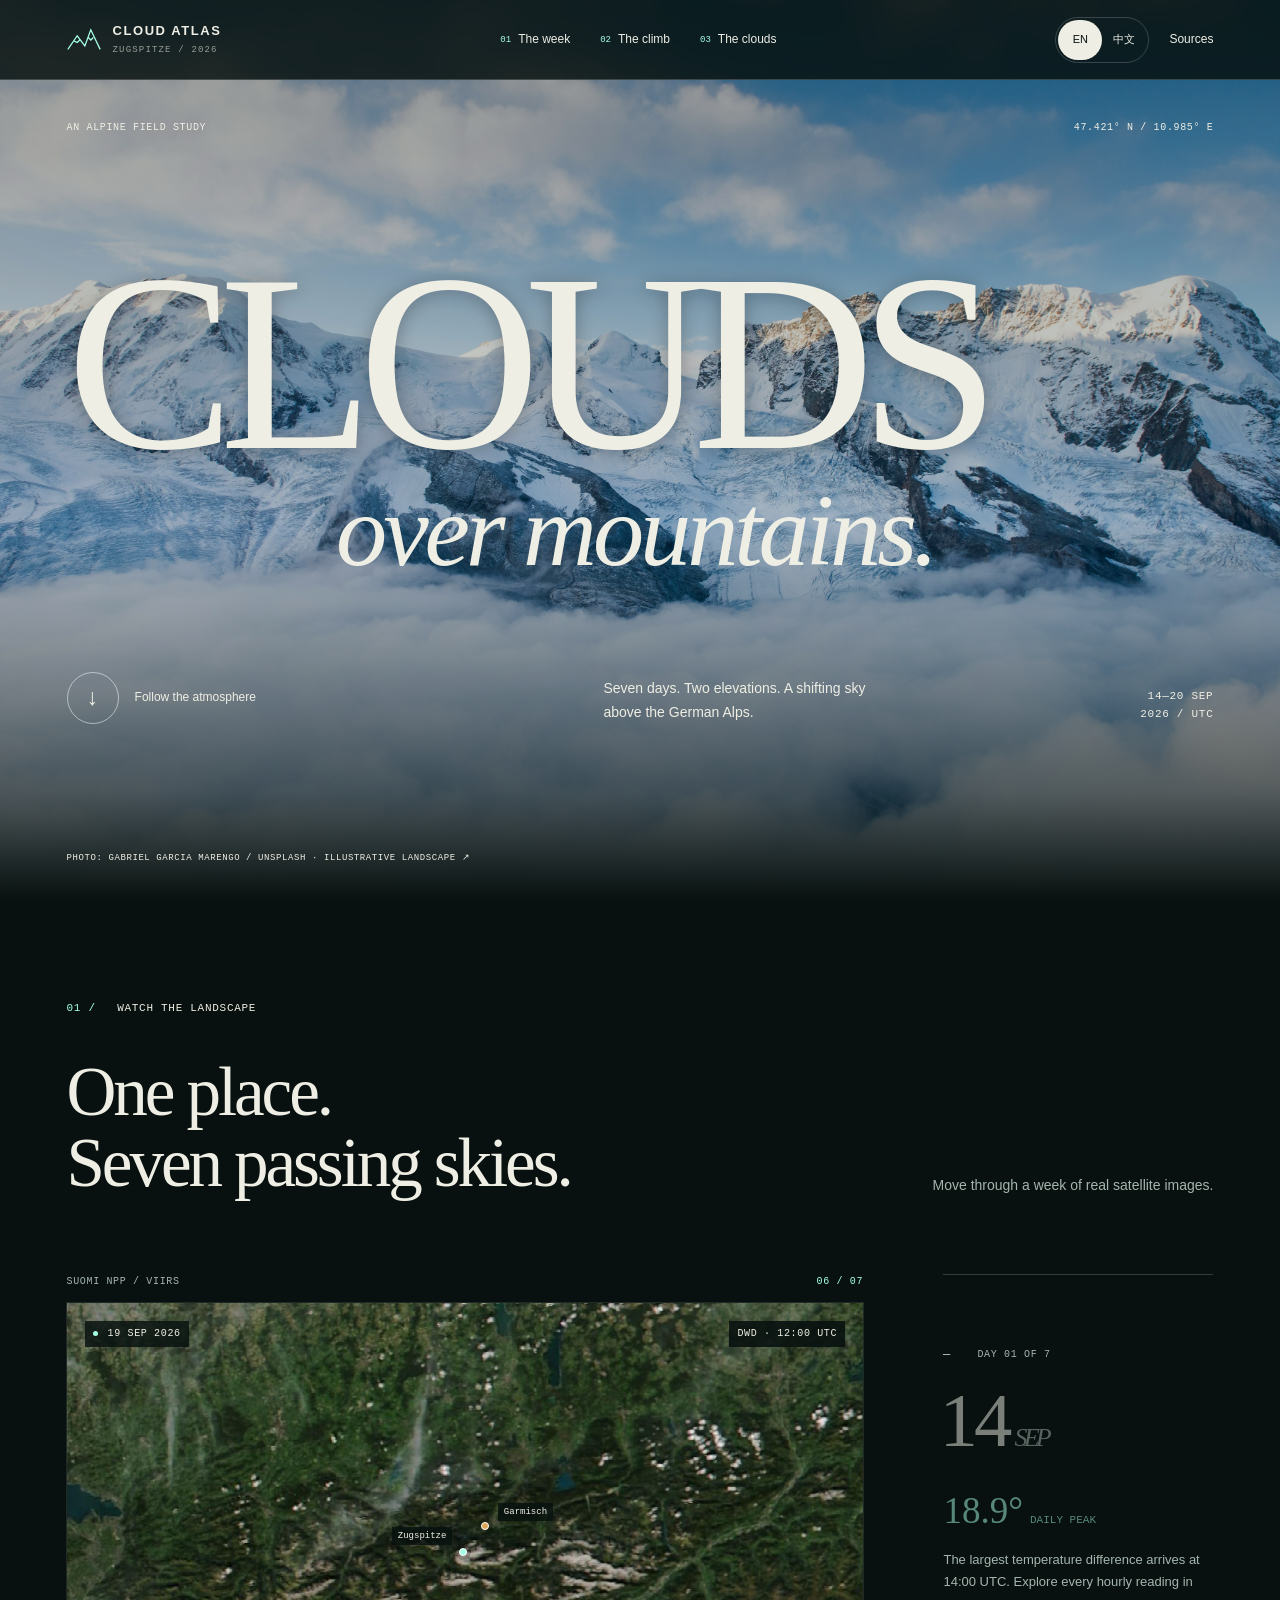
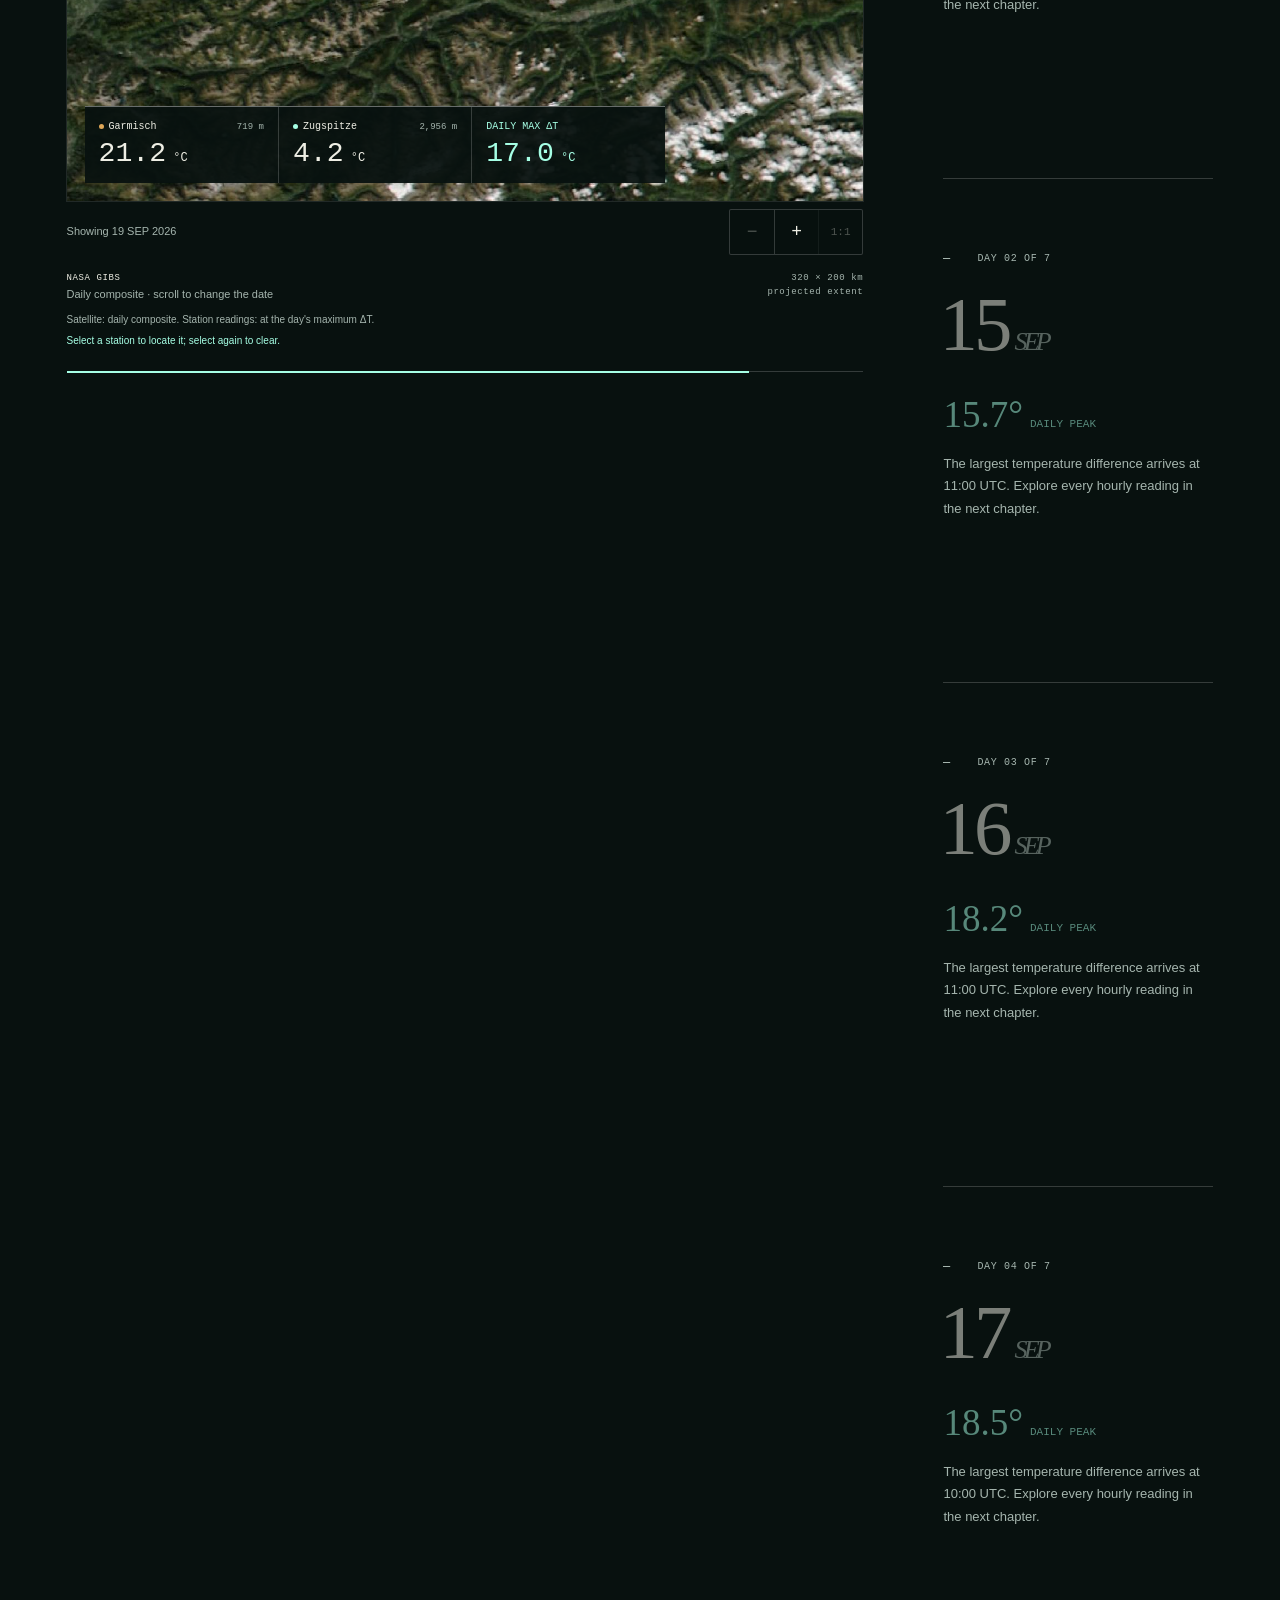
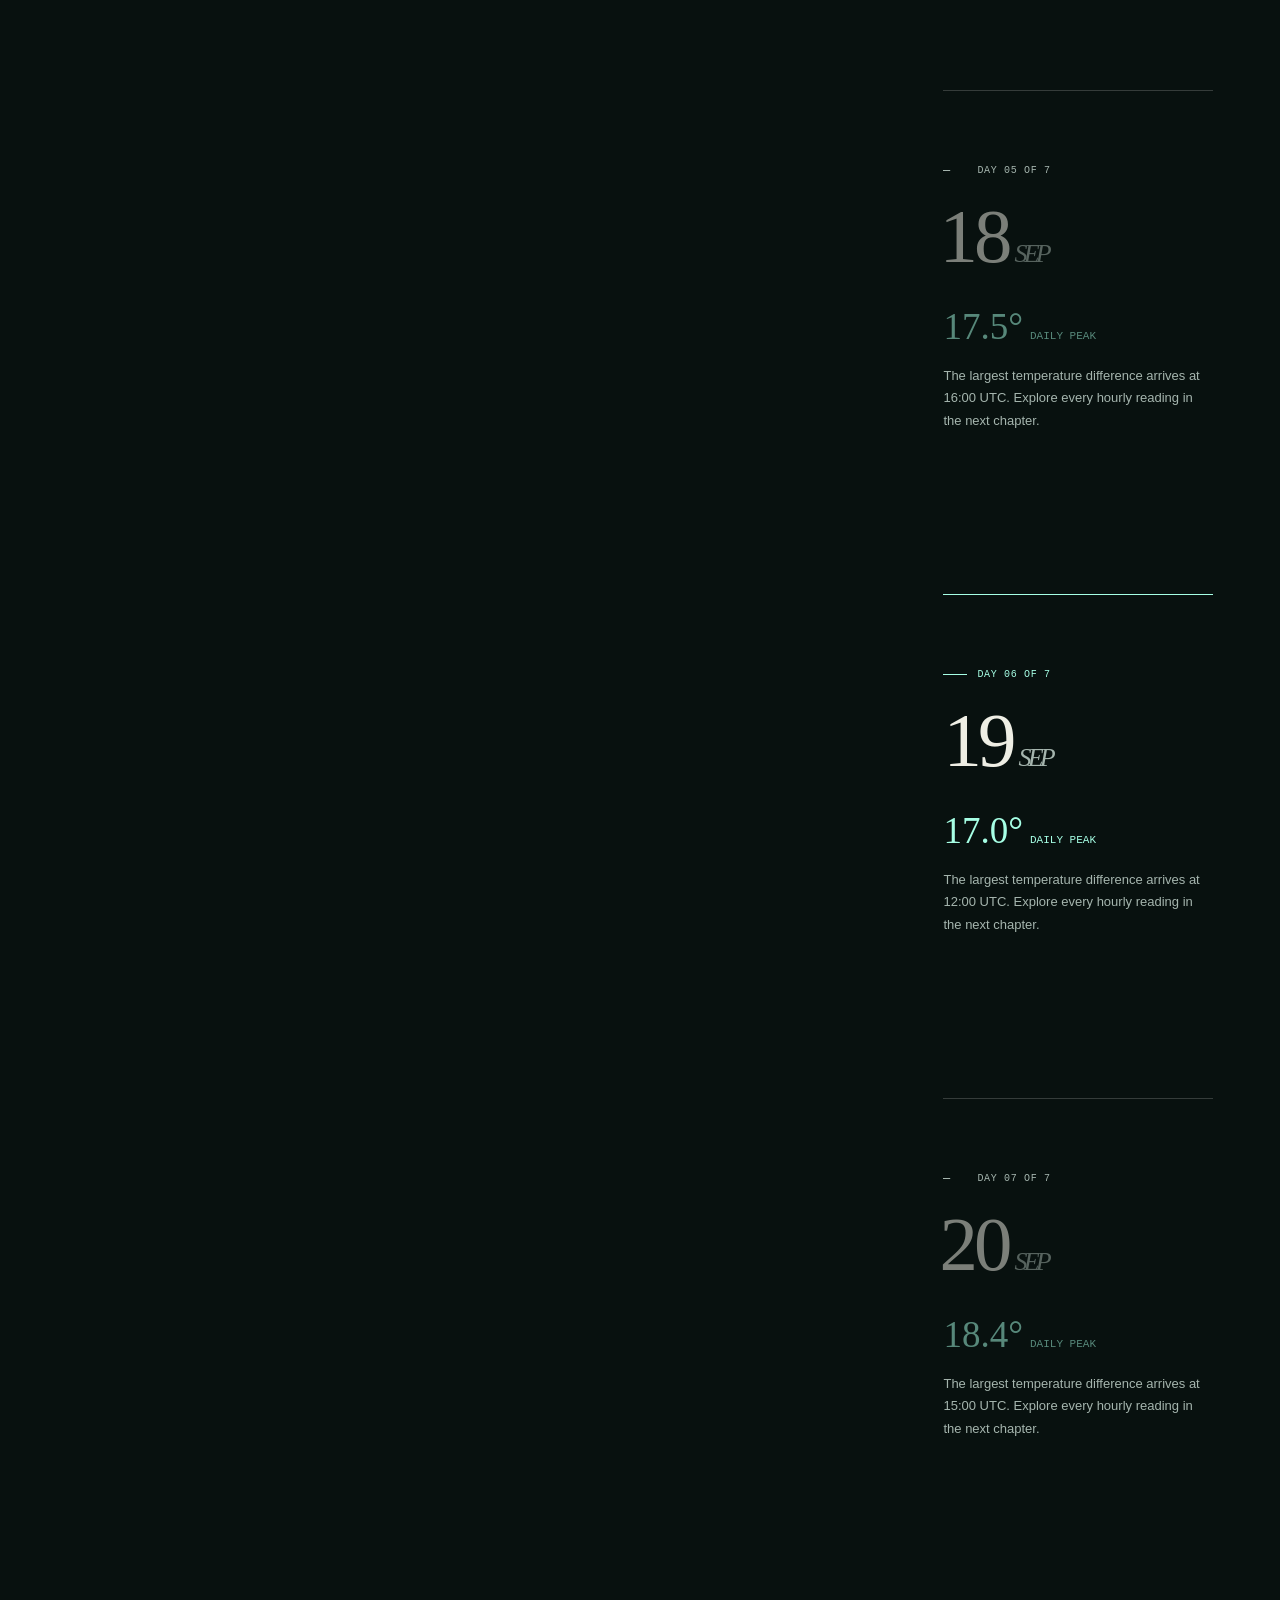
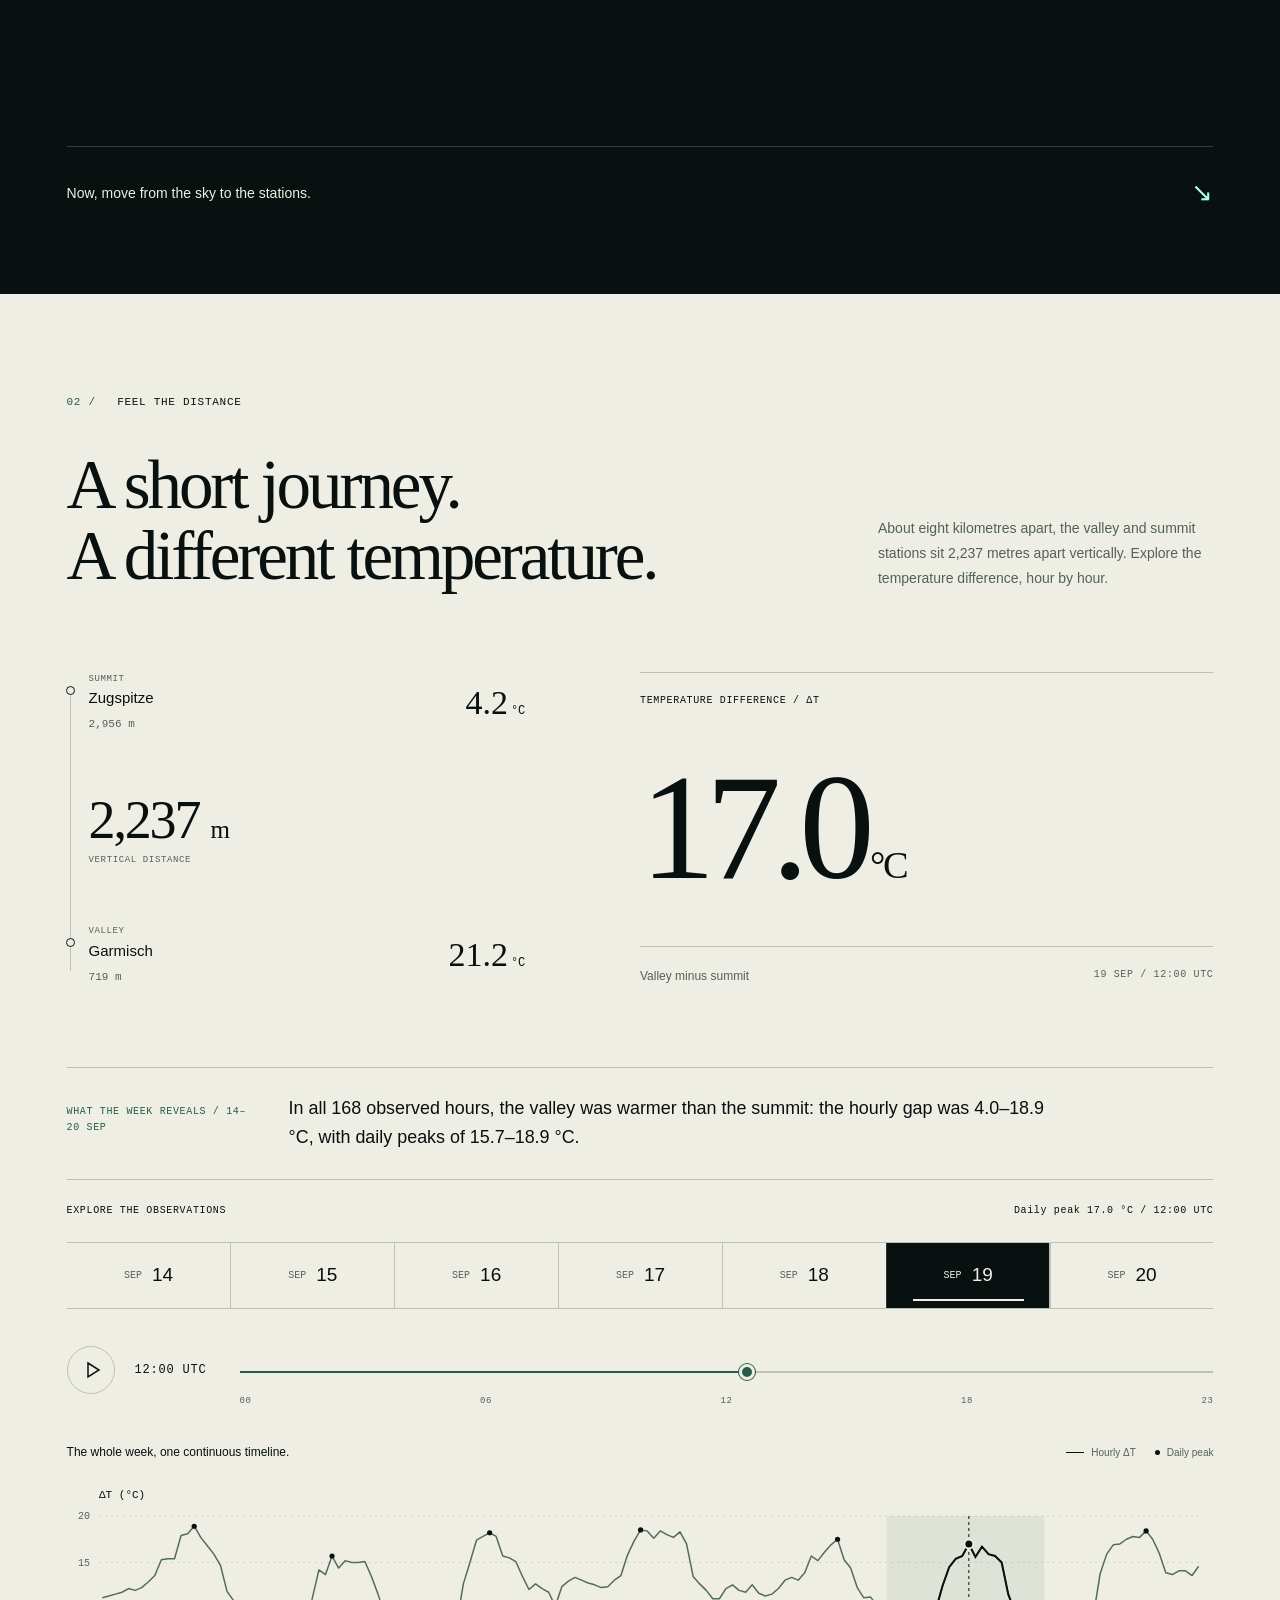
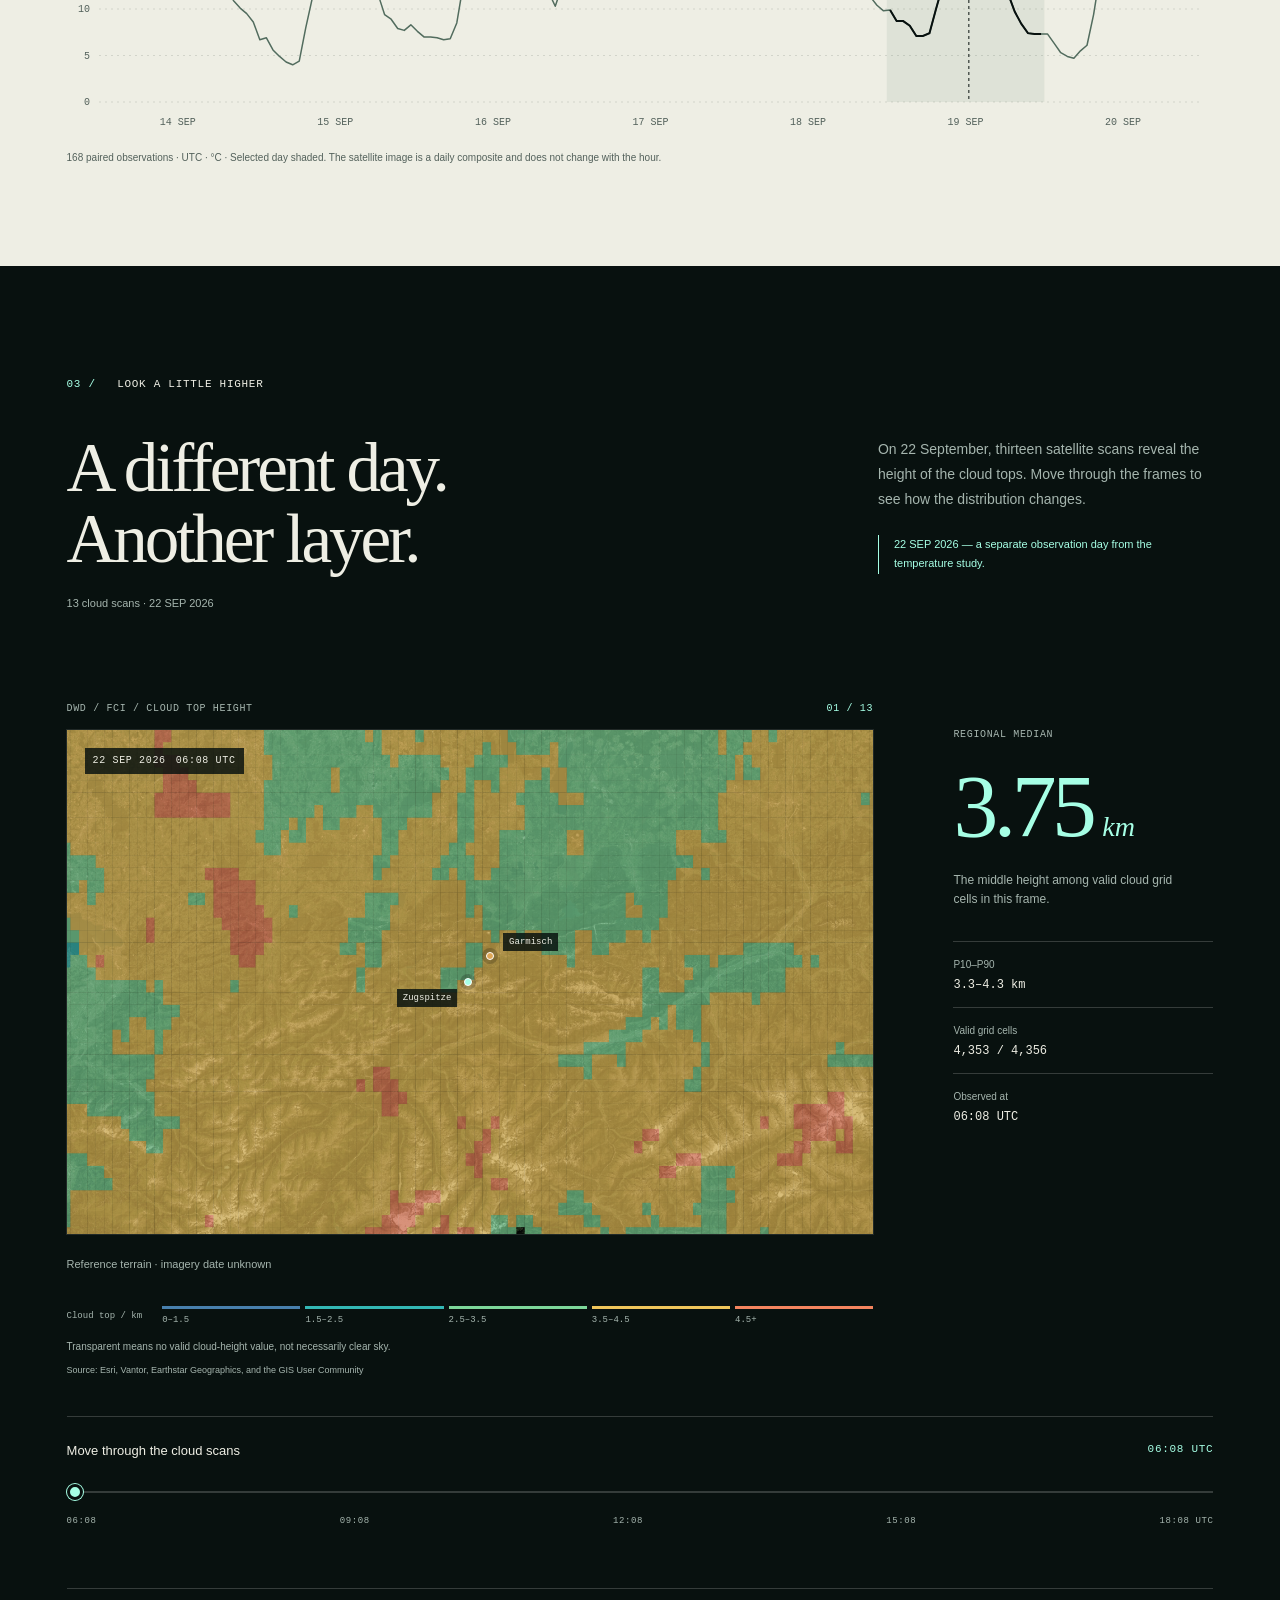
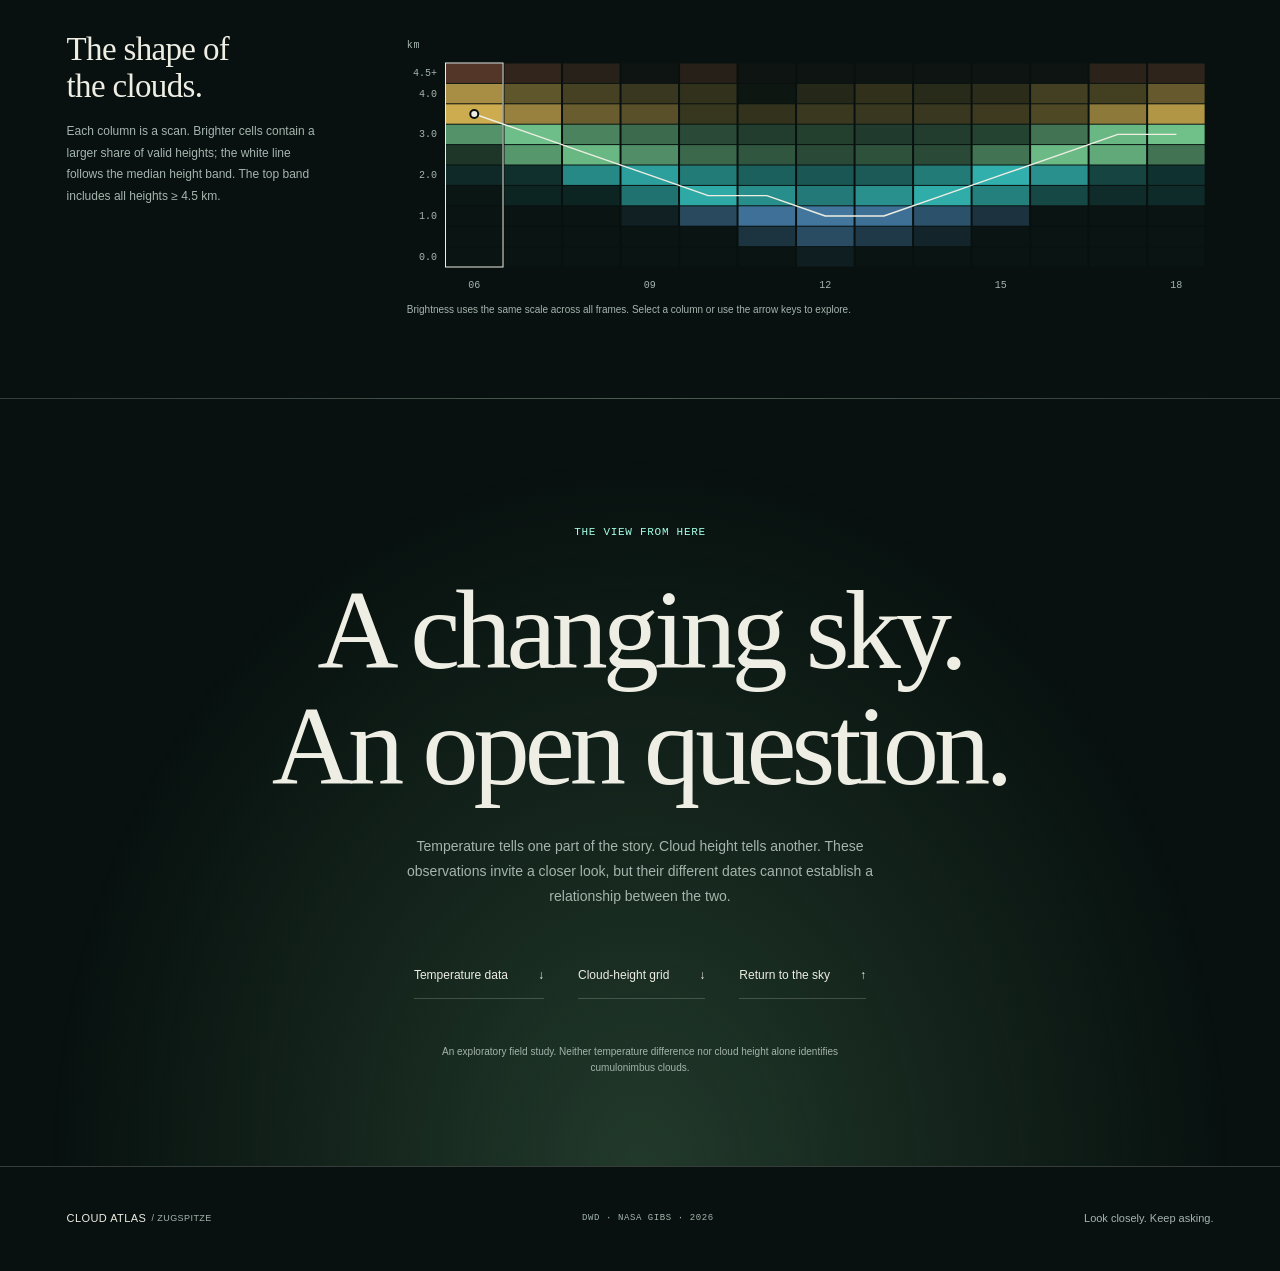
<file: index.html>
<!doctype html>
<html lang="en">
<head>
  <meta charset="utf-8">
  <meta name="viewport" content="width=device-width, initial-scale=1">
  <meta name="theme-color" content="#08110f">
  <meta name="description" content="A journey through seven days of satellite imagery and alpine temperatures around Zugspitze, with a separate cloud-height study.">
  <title>Clouds over mountains — A Zugspitze field study</title>
  <link rel="icon" type="image/svg+xml" href="data:image/svg+xml,%3Csvg xmlns='http://www.w3.org/2000/svg' viewBox='0 0 40 40'%3E%3Crect width='40' height='40' fill='%2308110f'/%3E%3Cpath d='m5 29 10-14 6 8 5-12 9 18' fill='none' stroke='%23a6ffe5' stroke-width='2'/%3E%3C/svg%3E">
  <link rel="stylesheet" href="story.css">
  <link rel="preload" as="image" href="assets/hero-mountains.jpg" fetchpriority="high">
  <script defer src="data/observations.js"></script>
  <script defer src="i18n.js"></script>
  <script defer src="viewport.js"></script>
  <script defer src="motion.js"></script>
  <script defer src="app.js"></script>
</head>
<body>
  <a class="skip-link" href="#temperature" data-i18n="skip">Skip to the observations</a>
  <header class="masthead">
    <a class="wordmark" href="#top" aria-label="Clouds over mountains — home"><svg viewBox="0 0 40 28" aria-hidden="true"><path pathLength="1" d="m1 25 11-16 9 12 7-19 11 23M8 15l4 2 3-3M25 11l3 3 3-3"/></svg><span>CLOUD ATLAS<small>ZUGSPITZE / 2026</small></span></a>
    <nav class="chapters" aria-label="Chapters" data-i18n-aria="chapters"><a href="#week"><span>01</span> <span data-i18n="navWeek">The week</span></a><a href="#temperature"><span>02</span> <span data-i18n="navTemp">The climb</span></a><a href="#clouds"><span>03</span> <span data-i18n="navCloud">The clouds</span></a></nav>
    <div class="header-actions"><div class="language-switch" role="group" aria-label="Language"><button type="button" data-lang="en" aria-pressed="true" lang="en">EN</button><button type="button" data-lang="zh" aria-pressed="false" lang="zh-CN">中文</button></div><button class="source-trigger" id="about-button" data-i18n="sources">Sources</button></div>
    <nav class="mobile-chapters" aria-label="Chapters" data-i18n-aria="chapters"><a href="#week"><span>01</span><span data-i18n="navWeek">The week</span></a><a href="#temperature"><span>02</span><span data-i18n="navTemp">The climb</span></a><a href="#clouds"><span>03</span><span data-i18n="navCloud">The clouds</span></a></nav>
  </header>
  <main>
    <section class="hero" id="top" aria-labelledby="hero-title">
      <div class="hero-image" aria-hidden="true"></div><div class="hero-wash" aria-hidden="true"></div>
      <div class="hero-meta mono"><span data-i18n="heroMeta">AN ALPINE FIELD STUDY</span><span>47.421° N / 10.985° E</span></div>
      <h1 id="hero-title"><span class="hero-word" data-i18n="heroWord">CLOUDS</span><span class="hero-line" data-i18n="heroLine">over mountains.</span></h1>
      <div class="hero-bottom"><a class="enter-link" href="#week"><span class="arrow-circle" aria-hidden="true">↓</span><span data-i18n="enter">Follow the atmosphere</span></a><p data-i18n="heroDesc">Seven days. Two elevations. A shifting sky above the German Alps.</p><span class="hero-edition mono" data-i18n="heroDate">14—20 SEP<br>2026 / UTC</span></div>
      <a class="hero-credit mono" href="https://unsplash.com/photos/snow-capped-mountain-with-sea-of-clouds-qJvpykJ5SKs" target="_blank" rel="noreferrer" data-i18n="heroCredit">PHOTO: GABRIEL GARCIA MARENGO / UNSPLASH · ILLUSTRATIVE LANDSCAPE ↗</a>
    </section>
    <noscript><p class="load-notice">Enable JavaScript to explore the observation controls and switch languages. The source datasets are available at the end of the page.</p></noscript>
    <p id="data-error" class="load-notice" role="alert" hidden></p>

    <section class="week-section" id="week" aria-labelledby="week-title">
      <div class="chapter-heading"><p class="eyebrow"><span>01 /</span> <span data-i18n="weekEyebrow">WATCH THE LANDSCAPE</span></p><div class="chapter-intro"><h2 id="week-title" data-i18n="weekTitle">One place.<br>Seven passing skies.</h2><p data-i18n="weekIntro">Move through a week of real satellite images. Each scene is a daily composite; the temperatures come from hourly measurements on the ground.</p></div></div>
      <div class="week-story">
        <div class="sticky-scene">
          <div class="scene-top mono"><span>SUOMI NPP / VIIRS</span><span id="scene-counter">01 / 07</span></div>
          <div class="satellite-stage" id="viirs-panel" aria-describedby="map-ground-summary map-ground-note">
            <div class="map-world" id="map-world"><img id="map-image" src="data/raw/viirs-20260914.jpg" alt="NASA VIIRS daily composite of the Zugspitze region, 14 September 2026" width="1440" height="900" decoding="sync" draggable="false"><div id="map-markers" class="map-markers"></div></div>
            <div class="map-corner mono"><span class="live-dot" aria-hidden="true"></span><span id="map-date">14 SEP 2026</span></div>
            <p class="map-ground-time mono" id="map-ground-time"></p>
            <div class="map-data-overlay">
              <div class="map-metric valley-metric"><p><span class="metric-dot" aria-hidden="true"></span>Garmisch <small>719 m</small></p><strong><span id="map-valley-temperature">—</span><small> °C</small></strong><button class="metric-hotspot" type="button" data-map-station="valley" aria-controls="map-markers" aria-pressed="false" aria-label="Locate Garmisch on the map" data-i18n-aria="locateValley" disabled></button></div>
              <div class="map-metric summit-metric"><p><span class="metric-dot" aria-hidden="true"></span>Zugspitze <small>2,956 m</small></p><strong><span id="map-summit-temperature">—</span><small> °C</small></strong><button class="metric-hotspot" type="button" data-map-station="summit" aria-controls="map-markers" aria-pressed="false" aria-label="Locate Zugspitze on the map" data-i18n-aria="locateSummit" disabled></button></div>
              <div class="map-metric gap-metric"><p data-i18n="mapPeakLabel">DAILY MAX ΔT</p><strong><span id="map-peak-delta">—</span><small> °C</small></strong></div>
            </div>
          </div>
          <p id="map-ground-summary" class="sr-only"></p>
          <div class="image-feedback" id="map-feedback"><p id="map-status" role="status" aria-live="polite" aria-atomic="true" tabindex="-1"></p><button id="map-retry" type="button" hidden data-i18n="retryImage">Retry image</button><div class="map-controls"><button id="zoom-out" type="button" aria-label="Zoom out" data-i18n-aria="zoomOut">−</button><button id="zoom-in" type="button" aria-label="Zoom in" data-i18n-aria="zoomIn">+</button><button id="reset-map" type="button" aria-label="Reset map extent" data-i18n-aria="reset">1:1</button></div></div>
          <div class="scene-caption"><p><span class="mono">NASA GIBS</span> <span data-i18n="dailyNote">Daily composite · scroll to change the date</span></p><span class="mono" data-i18n="mapExtent">320 × 200 km projected extent</span></div>
          <p class="map-ground-note" id="map-ground-note" data-i18n="mapGroundNote">Satellite: daily composite. Station readings: at the day's maximum ΔT.</p>
          <p class="map-interaction-hint" data-i18n="stationHint">Select a station to locate it; select again to clear.</p>
          <div class="scene-progress" aria-hidden="true"><span id="scene-progress"></span></div>
        </div>
        <div class="day-scenes" id="day-scenes"><article class="day-scene"><p class="eyebrow">14—20 SEP 2026</p><h3 data-i18n="weekFallback">A week in the atmosphere.</h3><p data-i18n="weekIntro">Move through a week of real satellite images.</p></article></div>
      </div>
      <a class="chapter-link" href="#temperature"><span data-i18n="weekNext">Now, move from the sky to the stations.</span><span aria-hidden="true">↘</span></a>
    </section>

    <section class="temperature-section" id="temperature" aria-labelledby="temperature-title">
      <div class="chapter-heading"><p class="eyebrow"><span>02 /</span> <span data-i18n="tempEyebrow">FEEL THE DISTANCE</span></p><div class="chapter-intro"><h2 id="temperature-title" data-i18n="tempTitle">A short journey.<br>A different temperature.</h2><p data-i18n="tempIntro">About eight kilometres apart, the valley and summit stations sit 2,237 metres apart vertically. Explore the temperature difference, hour by hour.</p></div></div>
      <div class="thermal-composition">
        <div class="station-transect" aria-label="Station elevations" data-i18n-aria="elevations"><div class="station summit-station"><span class="station-dot"></span><div><p class="mono" data-i18n="summit">SUMMIT</p><h3>Zugspitze</h3><span>2,956 m</span></div><strong><span id="summit-now">—</span><small>°C</small></strong></div><div class="elevation-gap"><span>2,237 <small>m</small></span><p data-i18n="vertical">VERTICAL DISTANCE</p></div><div class="station valley-station"><span class="station-dot"></span><div><p class="mono" data-i18n="valley">VALLEY</p><h3>Garmisch</h3><span>719 m</span></div><strong><span id="valley-now">—</span><small>°C</small></strong></div></div>
        <div class="delta-composition"><p class="eyebrow" data-i18n="difference">TEMPERATURE DIFFERENCE / ΔT</p><div class="delta-number"><span id="live-delta">—</span><span>°C</span></div><div class="delta-bottom"><span data-i18n="formula">Valley minus summit</span><span id="reading-stamp" class="mono">14 SEP / 12:00 UTC</span></div></div>
      </div>
      <div class="instrument">
        <div class="weekly-finding"><p class="eyebrow" data-i18n="findingLabel">WHAT THE WEEK REVEALS / 14–20 SEP</p><p id="week-finding">In all 168 observed hours, the valley was warmer than the summit: the hourly gap was 4.0–18.9 °C, with daily peaks of 15.7–18.9 °C.</p></div>
        <div class="instrument-heading"><span class="eyebrow" data-i18n="explore">EXPLORE THE OBSERVATIONS</span><span id="peak-note" class="mono"></span></div>
        <div class="day-strip" id="day-strip" role="group" aria-label="Select observation date" data-i18n-aria="selectDay"></div>
        <div class="hour-controls"><button class="play-button" id="play-button" type="button" aria-label="Play hourly observations" aria-pressed="false"><svg class="play-icon" viewBox="0 0 24 24" aria-hidden="true"><path d="m9 5 11 7-11 7Z"/></svg><svg class="pause-icon" viewBox="0 0 24 24" aria-hidden="true"><path d="M8 5v14M16 5v14"/></svg></button><output id="selected-time" for="time-slider" class="mono">12:00 UTC</output><div class="range-wrap"><label class="sr-only" for="time-slider" data-i18n="selectHour">Select hour</label><input id="time-slider" type="range" min="0" max="23" step="1" value="12"><div class="range-ticks mono" aria-hidden="true"><span>00</span><span>06</span><span>12</span><span>18</span><span>23</span></div></div></div>
        <div class="chart-caption"><span data-i18n="chartTitle">The whole week, one continuous timeline.</span><span><i class="legend-stroke"></i><span data-i18n="chartLegend">Hourly ΔT</span> <i class="legend-dot"></i><span data-i18n="peakLegend">Daily peak</span></span></div>
        <svg id="analysis-chart" role="img" aria-label="Hourly valley-minus-summit temperature difference over seven days; vertical axis ΔT in degrees Celsius" aria-describedby="week-finding" data-i18n-aria="chartAria"></svg>
        <p class="instrument-note" data-i18n="instrumentNote">168 paired observations · UTC · °C · Selected day shaded. The satellite image is a daily composite and does not change with the hour.</p>
      </div>
    </section>

    <section class="cloud-section" id="clouds" aria-labelledby="cloud-title">
      <div class="chapter-heading"><p class="eyebrow"><span>03 /</span> <span data-i18n="cloudEyebrow">LOOK A LITTLE HIGHER</span></p><div class="chapter-intro"><h2 id="cloud-title" data-i18n="cloudTitle">A different day.<br>Another layer.</h2><div><p data-i18n="cloudIntro">On 22 September, thirteen satellite scans reveal the height of the cloud tops. Move through the frames to see how the distribution changes.</p><p class="date-note" data-i18n="dateNote">22 SEP 2026 — a separate observation day from the temperature study.</p></div></div></div>
      <div class="image-feedback" id="cloud-feedback"><p id="cloud-status" role="status" aria-live="polite" aria-atomic="true" tabindex="-1">13 cloud scans · 22 SEP 2026</p><button id="cloud-retry" type="button" hidden>Retry cloud data</button></div>
      <div class="cloud-composition" id="cloud-composition"><div class="cloud-map-column"><div class="scene-top mono"><span data-i18n="cloudSource">DWD / FCI / CLOUD TOP HEIGHT</span><span id="cth-frame-count">01 / 13</span></div><div class="satellite-stage cth-stage"><div class="map-world" id="cth-world"><img id="cth-image" src="assets/terrain-mercator.jpg" alt="Esri World Imagery reference terrain, imagery date unknown" data-i18n-alt="terrainAlt" width="1440" height="900" loading="lazy" draggable="false"><canvas id="cloud-canvas" width="1440" height="900" aria-hidden="true"></canvas><div id="cth-markers" class="map-markers"></div></div><div class="map-corner mono"><span data-i18n="cloudDate">22 SEP 2026</span><span id="cth-map-time">06:08 UTC</span></div></div><div class="image-feedback" id="terrain-feedback"><p id="terrain-status" role="status" aria-live="polite" aria-atomic="true" tabindex="-1"></p><button id="terrain-retry" type="button" hidden data-i18n="retryTerrain">Retry terrain</button></div><div class="height-legend"><span data-i18n="heightLegend">Cloud top / km</span><div><span style="--swatch:#4880ad">0–1.5</span><span style="--swatch:#33b8b5">1.5–2.5</span><span style="--swatch:#7dd89a">2.5–3.5</span><span style="--swatch:#efc65b">3.5–4.5</span><span style="--swatch:#f3845e">4.5+</span></div></div><p class="map-disclaimer" data-i18n="transparent">Transparent means no valid cloud-height value, not necessarily clear sky.</p><p class="attribution">Source: Esri, Vantor, Earthstar Geographics, and the GIS User Community</p></div>
      <aside class="cloud-readout"><p class="eyebrow" data-i18n="regionalMedian">REGIONAL MEDIAN</p><div class="cloud-number"><strong id="cth-median">—</strong><span>km</span></div><p data-i18n="medianExplanation">The middle height among valid cloud grid cells in this frame.</p><dl><div><dt data-i18n="middle80">P10–P90</dt><dd id="cth-range">—</dd></div><div><dt data-i18n="validCells">Valid grid cells</dt><dd id="cth-valid">—</dd></div><div><dt data-i18n="observation">Observed at</dt><dd id="cth-observed">—</dd></div></dl></aside></div>
      <div class="cth-controls"><div><label for="cth-slider" data-i18n="selectCloud">Move through the cloud scans</label><output id="cth-slider-time" for="cth-slider" class="mono">06:08 UTC</output></div><input disabled id="cth-slider" type="range" min="0" max="12" step="1" value="0"><div class="range-ticks mono" aria-hidden="true"><span>06:08</span><span>09:08</span><span>12:08</span><span>15:08</span><span>18:08 UTC</span></div></div>
      <div class="distribution"><div class="distribution-heading"><h3 data-i18n="distributionTitle">The shape of the clouds.</h3><p data-i18n="distributionNote">Each column is a scan. Brighter cells contain a larger share of valid heights; the white line follows the median height band. The top band includes all heights ≥ 4.5 km.</p></div><div class="distribution-chart"><span class="mono axis-caption">km</span><svg id="cth-chart" role="slider" tabindex="-1" aria-disabled="true" aria-label="Select cloud scan" aria-valuemin="0" aria-valuemax="12" aria-valuenow="0" data-i18n-aria="cthChartAria"></svg><p class="instrument-note" data-i18n="distributionScale">Brightness uses the same scale across all frames. Select a column or use the arrow keys to explore.</p></div></div>
    </section>

    <section class="closing" aria-labelledby="closing-title"><p class="eyebrow" data-i18n="closingEyebrow">THE VIEW FROM HERE</p><h2 id="closing-title" data-i18n="closingTitle">A changing sky.<br>An open question.</h2><p class="closing-copy" data-i18n="closingCopy">Temperature tells one part of the story. Cloud height tells another. These observations invite a closer look, but their different dates cannot establish a relationship between the two.</p><div class="closing-links"><a href="data/observations.json" download><span data-i18n="downloadTemp">Temperature data</span><span aria-hidden="true">↓</span></a><a href="data/clouds.json" download><span data-i18n="downloadCloud">Cloud-height grid</span><span aria-hidden="true">↓</span></a><a href="#top"><span data-i18n="backTop">Return to the sky</span><span aria-hidden="true">↑</span></a></div><p class="closing-note" data-i18n="closingNote">An exploratory field study. Neither temperature difference nor cloud height alone identifies cumulonimbus clouds.</p></section>
  </main>
  <footer><a class="footer-brand" href="#top">CLOUD ATLAS<span> / ZUGSPITZE</span></a><span class="mono">DWD · NASA GIBS · 2026</span><span data-i18n="footer">Look closely. Keep asking.</span></footer>
  <dialog id="data-dialog" aria-labelledby="sources-title"><div class="dialog-heading"><div><p class="eyebrow" data-i18n="provenance">PROVENANCE & CONTEXT</p><h2 id="sources-title" data-i18n="sourcesTitle">Behind the observations.</h2></div><button id="close-dialog" type="button" aria-label="Close sources" data-i18n-aria="close">×</button></div><div class="dialog-body"><section><span class="mono">01</span><div><h3 data-i18n="sourceTempTitle">Ground / DWD temperature</h3><p data-i18n="sourceTemp">Stations 01550 Garmisch-Partenkirchen (719 m) and 05792 Zugspitze (2,956 m). 14–20 September 2026: 336 hourly station records, 168 pairs. UTC, °C; missing values are not interpolated. Recent observations have QN9=1: formal checking, not complete quality control.</p><a href="https://opendata.dwd.de/climate_environment/CDC/observations_germany/climate/hourly/air_temperature/recent/" target="_blank" rel="noreferrer">DWD CDC ↗</a></div></section><section><span class="mono">02</span><div><h3 data-i18n="sourceCloudTitle">Sky / DWD cloud top height</h3><p data-i18n="sourceCloud">22 September 2026, 13 frames from 06:08 to 18:08 UTC. Variable cloud_top_height_FCI_IR10.5, in metres; 44 × 99 grid cells. Only positive height and opacity values are displayed. This is a separate date from the seven-day temperature study.</p><a href="https://opendata.dwd.de/weather/satellite/clouds/CTH/" target="_blank" rel="noreferrer">DWD CTH ↗</a></div></section><section><span class="mono">03</span><div><h3 data-i18n="sourceImageTitle">Landscape / NASA & Esri</h3><p data-i18n="sourceImage">Suomi NPP / VIIRS true-colour daily composites, 14–20 September 2026, via NASA GIBS. Reference terrain: Esri World Imagery, acquisition date unknown. Maps preserve the same 1440 × 900 EPSG:3857 extent at their default zoom.</p><p class="attribution">Source: NASA GIBS. Source: Esri, Vantor, Earthstar Geographics, and the GIS User Community.</p></div></section><section><span class="mono">04</span><div><h3 data-i18n="sourceLimitTitle">What these observations can tell us</h3><p data-i18n="sourceLimit">The page does not classify cloud types or establish causality. It is an exploratory study, not a weather forecast or a guarantee of photography conditions. The two stations sample different locations and elevations.</p></div></section></div></dialog>
</body>
</html>
</file>
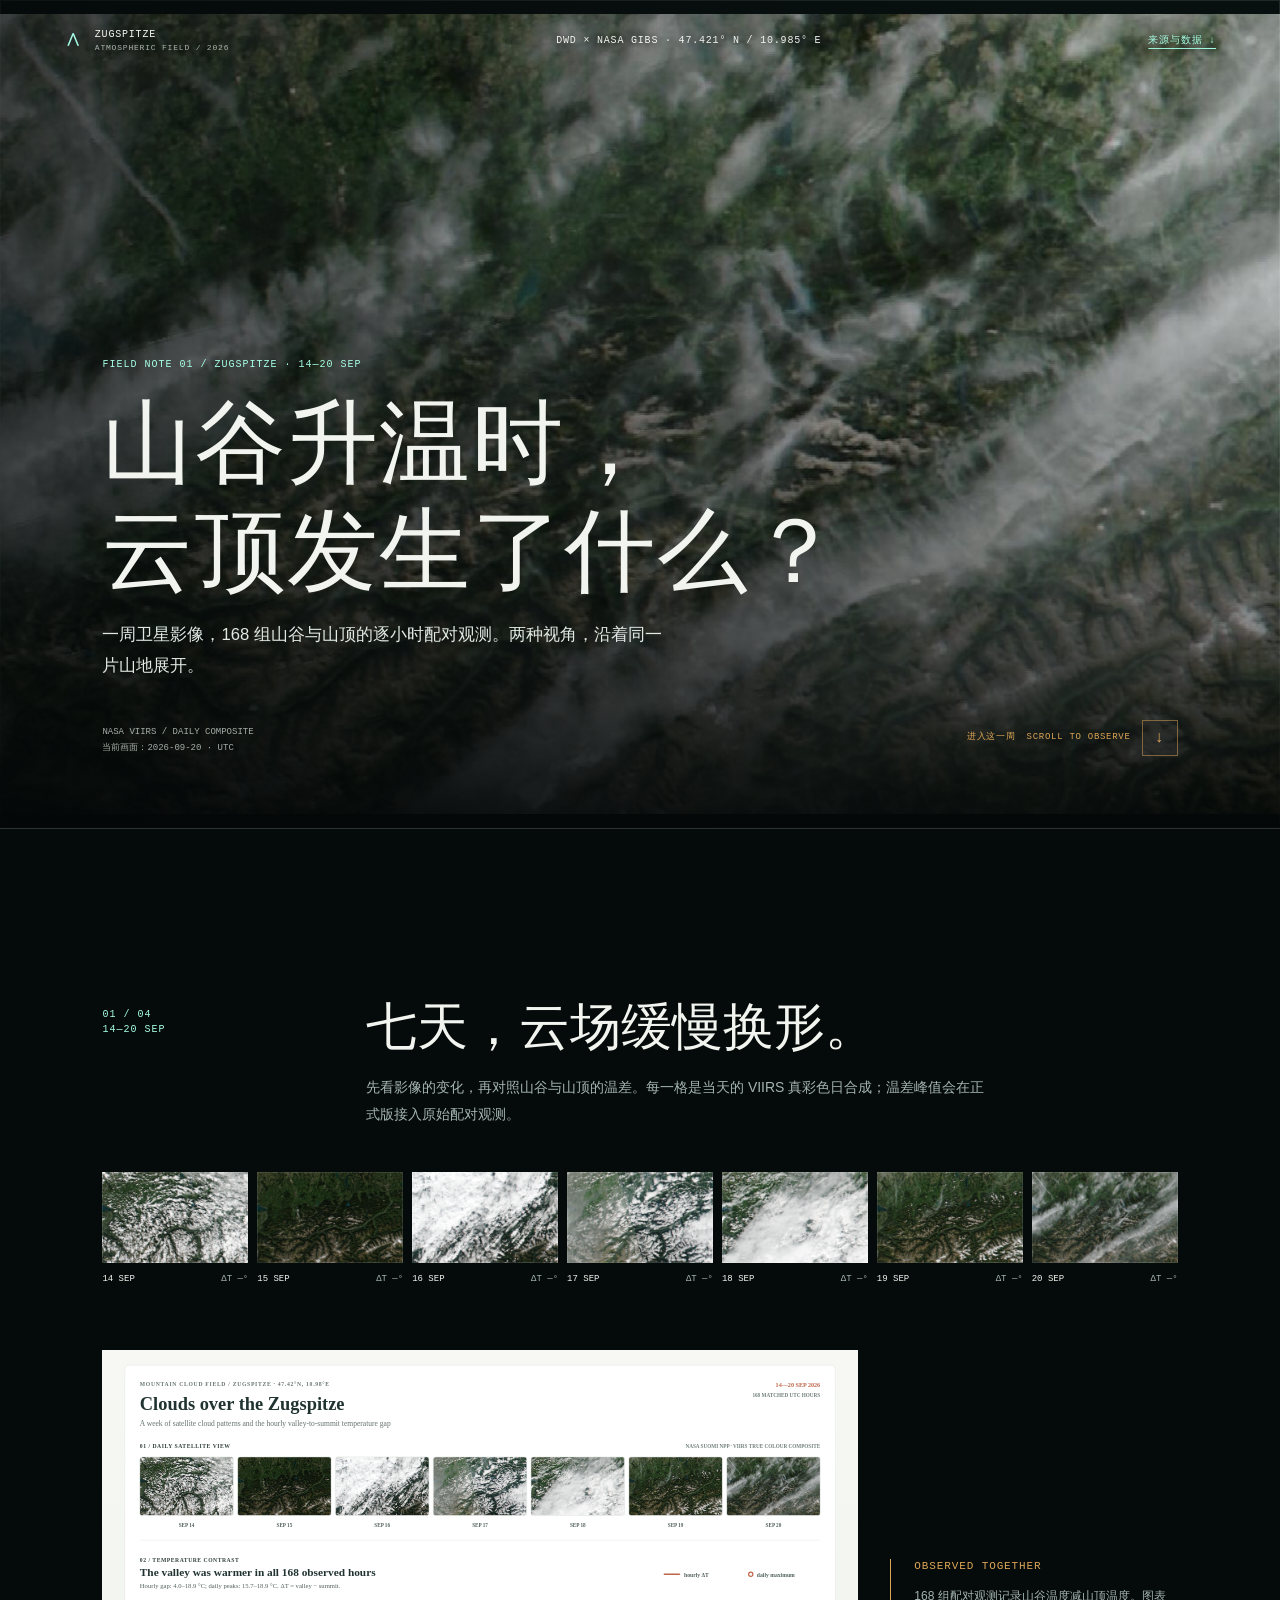
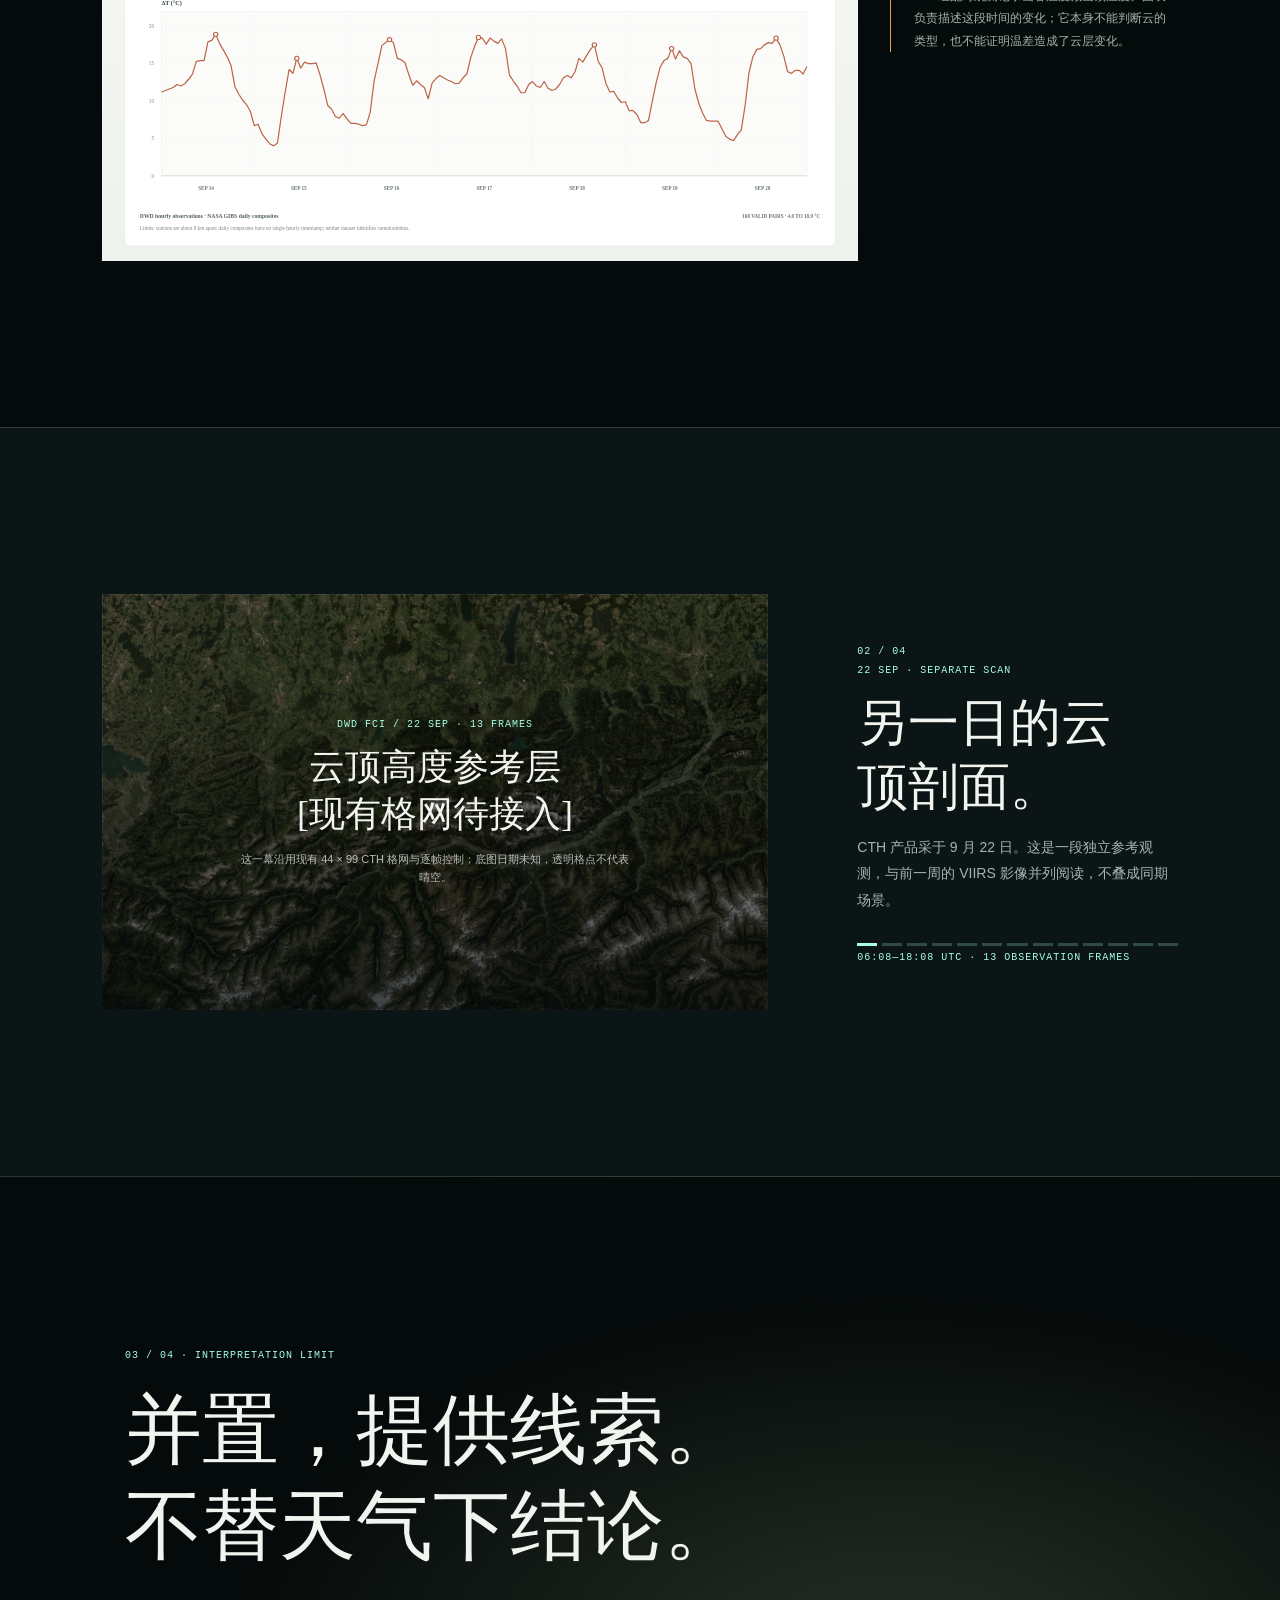
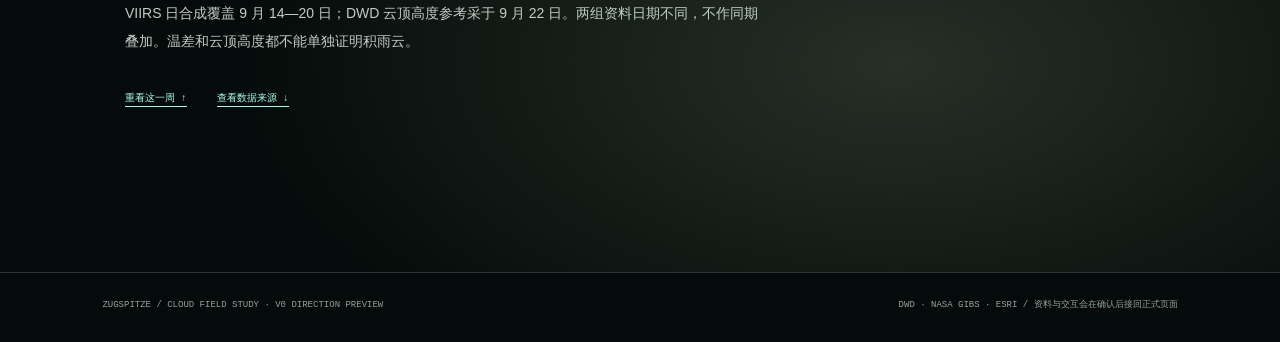
<file: storytelling-v0.html>
<!doctype html>
<html lang="zh-CN">
<head>
  <meta charset="utf-8">
  <meta name="viewport" content="width=device-width, initial-scale=1">
  <meta name="theme-color" content="#050a0a">
  <title>Zugspitze — Field Notes / v0</title>
  <meta name="description" content="楚格峰云场观测故事的设计方向预览。">
  <style>
    :root {
      color-scheme: dark;
      --night: #050a0a;
      --deep: #0c1515;
      --ice: #a6ffe5;
      --snow: #f2f5ef;
      --fog: #a4b5af;
      --warm: #dda657;
      --line: #d5e2dc30;
      --serif: "Noto Serif SC", "Source Han Serif SC", "Songti SC", "STSong", "SimSun", Georgia, serif;
      --sans: "Segoe UI", "Microsoft YaHei UI", "PingFang SC", "Microsoft YaHei", sans-serif;
      --mono: ui-monospace, "Cascadia Code", Consolas, monospace;
      font-family: var(--sans);
      background: var(--night);
      color: var(--snow);
      scroll-behavior: smooth;
      font-synthesis: none;
    }

    * { box-sizing: border-box; }
    body { margin: 0; min-width: 320px; background: var(--night); }
    a { color: inherit; text-decoration-thickness: 1px; text-underline-offset: 5px; }
    a:focus-visible { outline: 2px solid var(--ice); outline-offset: 5px; }
    img { display: block; max-width: 100%; outline: 1px solid oklch(1 0 0 / 0.1); outline-offset: -1px; }
    button, input { font: inherit; }
    ::selection { color: var(--night); background: var(--ice); }

    .topline {
      position: absolute;
      z-index: 2;
      inset: 0 0 auto;
      display: flex;
      align-items: center;
      justify-content: space-between;
      gap: 24px;
      padding: 24px clamp(20px, 5vw, 76px);
      color: var(--snow);
      font: 10px/1.5 var(--mono);
      letter-spacing: .08em;
      text-shadow: 0 1px 8px #000;
    }
    .wordmark { display: flex; align-items: center; gap: 12px; text-decoration: none; }
    .wordmark-mark { color: var(--ice); font-size: 22px; }
    .wordmark small { display: block; color: #d3ded8c7; font-size: 8px; }
    .topline a:last-child { color: var(--ice); }

    .hero { position: relative; min-height: 92svh; display: grid; align-content: end; }
    .hero-media { position: absolute; inset: 0; display: grid; place-items: center; overflow: hidden; background: #08100f; }
    .hero-media img { width: 100%; height: 100%; object-fit: contain; }
    .hero-shade { position: absolute; inset: 0; background: linear-gradient(90deg, #030707a8, transparent 84%), linear-gradient(0deg, #030707eb 0%, #03070740 34%, transparent 68%); pointer-events: none; }
    .hero-copy { position: relative; z-index: 1; width: min(1440px, 100%); margin: 0 auto; padding: clamp(160px, 28vh, 270px) clamp(22px, 8vw, 124px) 72px; }
    .eyebrow, .chapter-index, .data-label { color: var(--ice); font: 10px/1.5 var(--mono); letter-spacing: .1em; }
    h1, h2, h3, p { text-wrap: pretty; }
    h1 { max-width: 900px; margin: 18px 0 14px; font: 500 clamp(42px, 7.1vw, 100px)/1.18 var(--serif); letter-spacing: .015em; text-wrap: balance; }
    .hero-deck { max-width: 570px; margin: 0; color: #e1eae5; font-size: clamp(14px, 1.3vw, 17px); line-height: 1.9; }
    .hero-foot { display: flex; align-items: end; justify-content: space-between; gap: 24px; margin-top: 38px; }
    .hero-source { color: #dae5debd; font: 9px/1.7 var(--mono); }
    .scroll-cue { display: flex; align-items: center; gap: 11px; color: var(--warm); font: 9px/1.5 var(--mono); letter-spacing: .08em; text-decoration: none; }
    .scroll-cue::after { content: "↓"; display: grid; place-items: center; width: 34px; height: 34px; border: 1px solid #dda65780; font-size: 16px; }

    .chapter { position: relative; padding: clamp(88px, 13vw, 184px) clamp(22px, 8vw, 124px); border-top: 1px solid var(--line); }
    .chapter-inner { width: min(1190px, 100%); margin: 0 auto; }
    .chapter-head { display: grid; grid-template-columns: minmax(100px, .45fr) minmax(0, 1.55fr); gap: 28px; align-items: start; margin-bottom: 44px; }
    .chapter-index { padding-top: 12px; white-space: nowrap; }
    h2 { max-width: 850px; margin: 0; font: 500 clamp(30px, 4vw, 58px)/1.25 var(--serif); text-wrap: balance; }
    .chapter-intro { max-width: 620px; margin: 15px 0 0; color: var(--fog); font-size: 14px; line-height: 1.9; }
    .week-strip { display: grid; grid-template-columns: repeat(7, minmax(0, 1fr)); gap: 9px; }
    .week-shot { min-width: 0; margin: 0; }
    .week-shot img { width: 100%; aspect-ratio: 1.6; object-fit: contain; background: #101716; }
    .week-shot figcaption { display: flex; flex-wrap: wrap; justify-content: space-between; gap: 5px; padding-top: 10px; color: var(--fog); font: 9px/1.5 var(--mono); }
    .week-shot time { color: var(--snow); }
    .placeholder-tag { color: var(--warm); }
    .week-summary { display: grid; grid-template-columns: minmax(0, 1fr) minmax(190px, .38fr); gap: 32px; align-items: center; margin-top: 64px; }
    .week-summary img { width: 100%; height: auto; background: var(--deep); }
    .summary-note { padding-left: 23px; border-left: 1px solid var(--warm); }
    .summary-note h3 { margin: 0 0 11px; color: var(--warm); font: 11px/1.4 var(--mono); letter-spacing: .08em; }
    .summary-note p { margin: 0; color: var(--fog); font-size: 12px; line-height: 1.85; }

    .reference { overflow: hidden; background: var(--deep); }
    .reference-grid { display: grid; grid-template-columns: minmax(0, 1.35fr) minmax(230px, .65fr); gap: clamp(30px, 7vw, 96px); align-items: center; }
    .reference-plate { position: relative; min-width: 0; background: #07100f; }
    .reference-plate img { width: 100%; aspect-ratio: 1.6; object-fit: contain; filter: saturate(.6) brightness(.72); }
    .reference-placeholder { position: absolute; inset: 0; display: grid; align-content: center; justify-items: center; gap: 12px; padding: 20px; text-align: center; background: linear-gradient(0deg, #050a0aa8, #050a0a12 75%); }
    .reference-placeholder strong { max-width: 390px; font: 500 clamp(20px, 3vw, 36px)/1.3 var(--serif); }
    .reference-placeholder p { max-width: 390px; margin: 0; color: #e3ece5c7; font-size: 11px; line-height: 1.7; }
    .reference-copy h2 { margin-top: 13px; }
    .frame-markers { display: flex; gap: 5px; margin-top: 29px; }
    .frame-markers i { flex: 1; height: 3px; background: #a6ffe53a; }
    .frame-markers i:first-child { background: var(--ice); }
    .reference-copy .chapter-intro { max-width: 450px; }

    .closing { min-height: 76svh; display: grid; align-items: center; background: radial-gradient(ellipse at 70% 70%, #263026 0, var(--night) 53%); }
    .closing-copy { max-width: 1030px; margin: 0 auto; }
    .closing h2 { max-width: 900px; margin-top: 20px; font-size: clamp(36px, 6vw, 78px); }
    .closing-note { max-width: 640px; margin: 24px 0 0; color: #c1cdc6; font-size: 14px; line-height: 2; }
    .closing-links { display: flex; flex-wrap: wrap; gap: 20px 30px; margin-top: 36px; color: var(--ice); font: 10px/1.5 var(--mono); }
    footer { display: flex; justify-content: space-between; gap: 20px; padding: 24px clamp(22px, 8vw, 124px) 30px; border-top: 1px solid var(--line); color: #91a49b; font: 9px/1.8 var(--mono); }

    [data-reveal] { opacity: 1; transform: none; }
    .motion-ready [data-reveal] { opacity: 0; transform: translateY(24px); filter: blur(4px); transition: opacity 560ms cubic-bezier(.2,.7,.2,1), transform 560ms cubic-bezier(.2,.7,.2,1), filter 560ms cubic-bezier(.2,.7,.2,1); }
    .motion-ready [data-reveal].is-visible { opacity: 1; transform: translateY(0); filter: blur(0); }
    .motion-ready .week-shot:nth-child(2) { transition-delay: 70ms; }
    .motion-ready .week-shot:nth-child(3) { transition-delay: 120ms; }
    .motion-ready .week-shot:nth-child(4) { transition-delay: 170ms; }
    .motion-ready .week-shot:nth-child(5) { transition-delay: 220ms; }
    .motion-ready .week-shot:nth-child(6) { transition-delay: 270ms; }
    .motion-ready .week-shot:nth-child(7) { transition-delay: 320ms; }
    @media (prefers-reduced-motion: reduce) {
      :root { scroll-behavior: auto; }
      .motion-ready [data-reveal] { opacity: 1; transform: none; filter: none; transition: none; }
    }
    @media (max-width: 760px) {
      .topline { padding: 17px 18px; }
      .topline .top-meta { display: none; }
      .hero { min-height: 0; }
      .hero-media { position: relative; aspect-ratio: 1.6; }
      .hero-media img { width: 100%; height: 100%; }
      .hero-shade { background: linear-gradient(0deg, #030707eb 0%, #03070730 48%, #03070735 100%); }
      .hero-copy { padding: 0 21px 26px; margin-top: -118px; }
      h1 { max-width: 620px; font-size: clamp(38px, 11vw, 62px); }
      .hero-foot { align-items: start; margin-top: 22px; }
      .scroll-cue { gap: 7px; font-size: 8px; }
      .scroll-cue::after { width: 30px; height: 30px; }
      .chapter { padding: 86px 20px; }
      .chapter-head { grid-template-columns: 1fr; gap: 11px; margin-bottom: 28px; }
      .chapter-index { padding-top: 0; }
      .week-strip { grid-template-columns: repeat(7, minmax(128px, 1fr)); overflow-x: auto; padding: 0 2px 12px; scroll-snap-type: x mandatory; }
      .week-shot { scroll-snap-align: start; }
      .week-summary { grid-template-columns: 1fr; gap: 22px; margin-top: 34px; }
      .summary-note { max-width: 500px; }
      .reference-grid { grid-template-columns: 1fr; gap: 29px; }
      .reference-copy { grid-row: 1; }
      .reference-plate { grid-row: 2; }
      .closing { min-height: 68svh; }
      .closing-links { gap: 15px 20px; }
      footer { display: grid; grid-template-columns: 1fr; gap: 5px; padding: 20px; }
    }
    @media (max-width: 420px) {
      .hero-copy { margin-top: -90px; }
      .hero-deck { font-size: 13px; }
      .hero-foot { gap: 12px; }
      .hero-source { max-width: 52%; font-size: 8px; }
      .scroll-cue { letter-spacing: 0; }
    }
  </style>
</head>
<body>
  <header class="topline">
    <a class="wordmark" href="#top"><span class="wordmark-mark" aria-hidden="true">∧</span><span>ZUGSPITZE<small>ATMOSPHERIC FIELD / 2026</small></span></a>
    <span class="top-meta">DWD × NASA GIBS · 47.421° N / 10.985° E</span>
    <a href="#sources">来源与数据 ↓</a>
  </header>

  <main id="top">
    <section class="hero" aria-labelledby="hero-title">
      <div class="hero-media" aria-hidden="true">
        <img src="data/raw/viirs-20260920.jpg" alt="">
        <div class="hero-shade"></div>
      </div>
      <div class="hero-copy">
        <span class="eyebrow">FIELD NOTE 01 / ZUGSPITZE · 14—20 SEP</span>
        <h1 id="hero-title">山谷升温时，<br>云顶发生了什么？</h1>
        <p class="hero-deck">一周卫星影像，168 组山谷与山顶的逐小时配对观测。两种视角，沿着同一片山地展开。</p>
        <div class="hero-foot">
          <span class="hero-source">NASA VIIRS / DAILY COMPOSITE<br>当前画面：2026-09-20 · UTC</span>
          <a class="scroll-cue" href="#field-week">进入这一周 <span>SCROLL TO OBSERVE</span></a>
        </div>
      </div>
    </section>

    <section class="chapter" id="field-week" aria-labelledby="week-title">
      <div class="chapter-inner">
        <div class="chapter-head" data-reveal>
          <span class="chapter-index">01 / 04<br>14—20 SEP</span>
          <div><h2 id="week-title">七天，云场缓慢换形。</h2><p class="chapter-intro">先看影像的变化，再对照山谷与山顶的温差。每一格是当天的 VIIRS 真彩色日合成；温差峰值会在正式版接入原始配对观测。</p></div>
        </div>
        <div class="week-strip" aria-label="2026 年 9 月 14 日至 20 日的 NASA VIIRS 影像">
          <figure class="week-shot" data-reveal><img src="data/raw/viirs-20260914.jpg" alt="2026 年 9 月 14 日 NASA VIIRS 真彩色影像" loading="lazy"><figcaption><time datetime="2026-09-14">14 SEP</time><span>ΔT —°</span></figcaption></figure>
          <figure class="week-shot" data-reveal><img src="data/raw/viirs-20260915.jpg" alt="2026 年 9 月 15 日 NASA VIIRS 真彩色影像" loading="lazy"><figcaption><time datetime="2026-09-15">15 SEP</time><span>ΔT —°</span></figcaption></figure>
          <figure class="week-shot" data-reveal><img src="data/raw/viirs-20260916.jpg" alt="2026 年 9 月 16 日 NASA VIIRS 真彩色影像" loading="lazy"><figcaption><time datetime="2026-09-16">16 SEP</time><span>ΔT —°</span></figcaption></figure>
          <figure class="week-shot" data-reveal><img src="data/raw/viirs-20260917.jpg" alt="2026 年 9 月 17 日 NASA VIIRS 真彩色影像" loading="lazy"><figcaption><time datetime="2026-09-17">17 SEP</time><span>ΔT —°</span></figcaption></figure>
          <figure class="week-shot" data-reveal><img src="data/raw/viirs-20260918.jpg" alt="2026 年 9 月 18 日 NASA VIIRS 真彩色影像" loading="lazy"><figcaption><time datetime="2026-09-18">18 SEP</time><span>ΔT —°</span></figcaption></figure>
          <figure class="week-shot" data-reveal><img src="data/raw/viirs-20260919.jpg" alt="2026 年 9 月 19 日 NASA VIIRS 真彩色影像" loading="lazy"><figcaption><time datetime="2026-09-19">19 SEP</time><span>ΔT —°</span></figcaption></figure>
          <figure class="week-shot" data-reveal><img src="data/raw/viirs-20260920.jpg" alt="2026 年 9 月 20 日 NASA VIIRS 真彩色影像" loading="lazy"><figcaption><time datetime="2026-09-20">20 SEP</time><span>ΔT —°</span></figcaption></figure>
        </div>
        <div class="week-summary" data-reveal>
          <img src="out/plot.svg" alt="七张 NASA VIIRS 日影像与 9 月 14 日至 20 日逐小时山谷减山顶温差图" loading="lazy">
          <aside class="summary-note"><h3>OBSERVED TOGETHER</h3><p>168 组配对观测记录山谷温度减山顶温度。图表负责描述这段时间的变化；它本身不能判断云的类型，也不能证明温差造成了云层变化。</p></aside>
        </div>
      </div>
    </section>

    <section class="chapter reference" id="cth-reference" aria-labelledby="reference-title">
      <div class="chapter-inner reference-grid">
        <div class="reference-plate" data-reveal>
          <img src="assets/terrain-mercator.jpg" alt="楚格峰区域 Esri 地形参考底图，影像日期未知" loading="lazy">
          <div class="reference-placeholder"><span class="eyebrow">DWD FCI / 22 SEP · 13 FRAMES</span><strong>云顶高度参考层<br>[现有格网待接入]</strong><p>这一幕沿用现有 44 × 99 CTH 格网与逐帧控制；底图日期未知，透明格点不代表晴空。</p></div>
        </div>
        <div class="reference-copy" data-reveal>
          <span class="chapter-index">02 / 04<br>22 SEP · SEPARATE SCAN</span>
          <h2 id="reference-title">另一日的云顶剖面。</h2>
          <p class="chapter-intro">CTH 产品采于 9 月 22 日。这是一段独立参考观测，与前一周的 VIIRS 影像并列阅读，不叠成同期场景。</p>
          <div class="frame-markers" aria-hidden="true"><i></i><i></i><i></i><i></i><i></i><i></i><i></i><i></i><i></i><i></i><i></i><i></i><i></i></div>
          <span class="data-label">06:08—18:08 UTC · 13 OBSERVATION FRAMES</span>
        </div>
      </div>
    </section>

    <section class="chapter closing" id="limits" aria-labelledby="limits-title">
      <div class="chapter-inner closing-copy" data-reveal>
        <span class="chapter-index">03 / 04 · INTERPRETATION LIMIT</span>
        <h2 id="limits-title">并置，提供线索。<br>不替天气下结论。</h2>
        <p class="closing-note">VIIRS 日合成覆盖 9 月 14—20 日；DWD 云顶高度参考采于 9 月 22 日。两组资料日期不同，不作同期叠加。温差和云顶高度都不能单独证明积雨云。</p>
        <div class="closing-links"><a href="#field-week">重看这一周 ↑</a><a href="#sources">查看数据来源 ↓</a></div>
      </div>
    </section>
  </main>

  <footer id="sources">
    <span>ZUGSPITZE / CLOUD FIELD STUDY · V0 DIRECTION PREVIEW</span>
    <span>DWD · NASA GIBS · ESRI / 资料与交互会在确认后接回正式页面</span>
  </footer>

  <script>
    (() => {
      const scenes = [...document.querySelectorAll('[data-reveal]')];
      const reduceMotion = window.matchMedia('(prefers-reduced-motion: reduce)').matches;
      if (reduceMotion || !('IntersectionObserver' in window)) {
        scenes.forEach((scene) => scene.classList.add('is-visible'));
        return;
      }
      document.documentElement.classList.add('motion-ready');
      const observer = new IntersectionObserver((entries, currentObserver) => {
        entries.forEach((entry) => {
          if (entry.isIntersecting) {
            entry.target.classList.add('is-visible');
            currentObserver.unobserve(entry.target);
          }
        });
      }, { threshold: 0.12, rootMargin: '0px 0px -5% 0px' });
      scenes.forEach((scene) => observer.observe(scene));
    })();
  </script>
</body>
</html>
</file>
<file: story.css>
@charset "UTF-8";
:root{--ink:#08110f;--ink-soft:#11201b;--snow:#eeeee4;--ice:#a6ffe5;--muted:#a5b5ae;--line:rgb(255 255 255 / .18);--display:"Bodoni MT",Didot,"Times New Roman",serif;--body:"Segoe UI","Microsoft YaHei UI",sans-serif;--mono:"Cascadia Code",Consolas,monospace;--gutter:clamp(24px,5.2vw,88px);--header:80px;color-scheme:dark}
*{box-sizing:border-box}html{scroll-behavior:smooth;scroll-padding-top:calc(var(--header) + 15px)}body{margin:0;background:var(--ink);color:var(--snow);font-family:var(--body);font-size:15px;line-height:1.6;-webkit-font-smoothing:antialiased}body:has(dialog[open]){overflow:hidden}::selection{background:var(--ice);color:var(--ink)}button,input,a{-webkit-tap-highlight-color:transparent}button,input{font:inherit}button,a{touch-action:manipulation}button{cursor:pointer;color:inherit}a{color:inherit;text-decoration:none}button{border:0}button:disabled{opacity:.3;cursor:default}a:focus-visible,button:focus-visible,input:focus-visible,svg[tabindex]:focus-visible{outline:2px solid var(--ice);outline-offset:5px}button:active:not(:disabled),.arrow-circle:active{transform:scale(.96)}button{transition:color .15s,background-color .15s,transform .15s}h1,h2,h3,p{margin:0}h1,h2,h3{text-wrap:balance}p{text-wrap:pretty}h2{font:400 clamp(42px,5.4vw,86px)/1.03 var(--display);letter-spacing:-.045em}img{display:block;max-width:100%}svg{display:block}section[id]{scroll-margin-top:15px}[hidden]{display:none!important}.mono,.eyebrow{font-family:var(--mono);font-size:11px;font-weight:400;letter-spacing:.065em;line-height:1.6}.eyebrow{text-transform:uppercase}.eyebrow>span:first-child{color:var(--ice);margin-right:14px}.sr-only{position:absolute;width:1px;height:1px;margin:-1px;padding:0;overflow:hidden;clip:rect(0,0,0,0);white-space:nowrap;border:0}.skip-link{position:fixed;left:24px;top:-80px;padding:14px 22px;background:var(--ice);color:var(--ink);z-index:20}.skip-link:focus{top:14px}
.masthead{height:var(--header);display:flex;align-items:center;justify-content:space-between;gap:20px;padding:0 var(--gutter);position:absolute;inset:0 0 auto;z-index:10;border-bottom:1px solid var(--line)}.wordmark{display:flex;align-items:center;gap:12px;min-height:44px;font-size:13px;font-weight:600;letter-spacing:.12em}.wordmark svg{width:34px;height:28px;fill:none;stroke:var(--ice);stroke-width:1.5}.wordmark small{display:block;font:9px/1.8 var(--mono);letter-spacing:.13em;opacity:.6}.chapters{display:flex;gap:30px}.chapters a{display:flex;align-items:center;gap:7px;min-height:44px;font-size:12px}.chapters a>span:first-child{font:9px var(--mono);color:var(--ice)}.chapters a:hover,.chapters a[aria-current=location]{color:var(--ice)}.mobile-chapters{display:none}.header-actions{display:flex;gap:20px;align-items:center}.language-switch{display:flex;border:1px solid var(--line);border-radius:99px;padding:2px}.language-switch button{background:transparent;min-width:44px;min-height:40px;padding:0 10px;border-radius:99px;font-size:11px}.language-switch [aria-pressed=true]{background:var(--snow);color:var(--ink)}.source-trigger{background:transparent;font-size:12px;min-height:44px;padding:0}.source-trigger:hover{color:var(--ice)}
.hero{position:relative;min-height:800px;height:100svh;isolation:isolate;overflow:hidden;display:flex;flex-direction:column;justify-content:center;padding:125px var(--gutter) 105px}.hero-image,.hero-wash{position:absolute;inset:0;z-index:-1}.hero-image{background:url("assets/hero-mountains.jpg") center 48%/cover no-repeat;filter:none;transform:none;opacity:1}.hero-wash{background:linear-gradient(180deg,rgb(8 17 15 / .42),rgb(8 17 15 / .25) 38%,rgb(8 17 15 / .16) 58%,rgb(8 17 15 / .65) 88%,var(--ink))}.hero-meta{display:flex;justify-content:space-between;gap:24px;position:absolute;top:calc(var(--header) + 40px);left:var(--gutter);right:var(--gutter);font-size:10px}.hero h1{position:relative;line-height:.8;font-weight:400;letter-spacing:-.035em;margin-top:70px}.hero-word{display:block;font:500 clamp(92px,19.7vw,330px)/.77 var(--display);letter-spacing:-.06em;text-shadow:0 2px 18px rgb(0 0 0 / .28)}.hero-line{display:block;margin-left:23.5%;margin-top:24px;font:italic 400 clamp(40px,8vw,132px)/.9 var(--display);letter-spacing:-.04em;white-space:nowrap}.hero-bottom{display:grid;grid-template-columns:1fr 1fr auto;align-items:end;gap:60px;margin-top:95px}.hero-bottom p{max-width:270px;font-size:14px;line-height:1.65}.enter-link{display:flex;align-items:center;gap:16px;min-height:52px;font-size:12px}.arrow-circle{height:52px;width:52px;display:grid;place-items:center;border:1px solid rgb(255 255 255 / .5);border-radius:50%;font-size:23px;transition:background-color .15s,color .15s}.enter-link:hover .arrow-circle{background:var(--snow);color:var(--ink)}.hero-edition{text-align:right}.hero-credit{position:absolute;bottom:20px;left:var(--gutter);right:var(--gutter);display:flex;align-items:center;min-height:44px;width:fit-content;max-width:calc(100% - 2*var(--gutter));color:var(--snow);font-size:9px}.hero-credit:hover{text-decoration:underline;text-underline-offset:4px}
.week-section,.cloud-section{padding:100px var(--gutter) 80px}.chapter-heading>.eyebrow{margin-bottom:38px}.chapter-intro{display:grid;grid-template-columns:1.35fr .65fr;gap:10%;align-items:end}.chapter-intro>p,.chapter-intro>div{max-width:360px;justify-self:end}.chapter-intro p{color:var(--muted);font-size:14px;line-height:1.8}.week-story{display:grid;grid-template-columns:minmax(0,1fr) 270px;gap:7%;position:relative;margin-top:76px;align-items:start}.sticky-scene{position:sticky;top:50px;align-self:start}.scene-top{display:flex;justify-content:space-between;gap:16px;margin-bottom:13px;color:var(--muted);font-size:10px}.scene-top>span:last-child{color:var(--ice)}.satellite-stage{position:relative;aspect-ratio:8/5;background:#12231b;overflow:hidden;outline:1px solid rgb(255 255 255 / .1);outline-offset:-1}.map-world{width:100%;height:100%;position:absolute;inset:0;transform-origin:50% 50%}.map-world>img{width:100%;height:100%;object-fit:contain}.map-world canvas,.map-markers{position:absolute;inset:0;width:100%;height:100%;pointer-events:none}.map-marker{position:absolute;width:8px;height:8px;border:1px solid #fff;border-radius:50%;background:#dda657;box-shadow:0 0 0 4px rgb(0 0 0 / .2);transform:translate(-50%,-50%)}.map-marker.summit{background:var(--ice)}.map-marker b{position:absolute;left:16px;top:-20px;font:9px var(--mono);padding:4px 6px;background:rgb(8 17 15 / .83);color:var(--snow);white-space:nowrap}.map-marker.summit b{top:10px;left:auto;right:14px}.map-corner{position:absolute;left:18px;top:18px;display:flex;align-items:center;gap:10px;padding:5px 8px;background:rgb(8 17 15 / .83);font-size:10px}.live-dot{width:5px;height:5px;background:var(--ice);border-radius:50%}.map-controls{position:absolute;right:12px;bottom:12px;display:flex;background:rgb(8 17 15 / .9);border:1px solid var(--line);border-radius:2px}.map-controls button{min-width:44px;height:44px;background:transparent;font:18px var(--mono)}.map-controls button+button{border-left:1px solid var(--line)}.map-controls button:last-child{font-size:11px}.map-controls button:hover:not(:disabled){background:#294638}.image-feedback{display:flex;align-items:center;gap:12px;min-height:44px;margin-top:8px;color:var(--muted);font-size:11px;line-height:1.6}.image-feedback p{flex:1;min-width:0}.image-feedback button{flex:none;min-height:44px;padding:0 12px;border:1px solid var(--line);border-radius:2px;background:transparent;color:var(--snow);font-size:11px}.image-feedback button:hover:not([aria-disabled=true]){border-color:var(--ice);color:var(--ice)}.image-feedback button[aria-disabled=true]{cursor:wait;color:var(--muted)}.image-feedback[data-state=error]{color:var(--snow)}.image-feedback p:focus{outline:2px solid var(--ice);outline-offset:3px}.scene-caption{display:flex;justify-content:space-between;gap:20px;margin-top:16px;color:var(--muted);font-size:11px;line-height:1.7}.scene-caption p{max-width:65%}.scene-caption .mono{font-size:9px}.scene-caption p>.mono{display:block;color:var(--snow)}.scene-caption>span{text-align:right;max-width:130px}.scene-progress{height:1px;background:var(--line);margin-top:23px}.scene-progress span{display:block;width:14.285%;height:2px;background:var(--ice)}.day-scenes{padding-bottom:16vh}.day-scene{min-height:56vh;padding:8vh 0 7vh;opacity:1;transition:border-color .15s;border-top:1px solid var(--line)}.day-scene.is-current{border-top-color:var(--ice)}.day-scene.is-current .scene-label{color:var(--ice)}.day-scene .eyebrow{color:var(--muted);font-size:10px}.day-scene h3{font:400 clamp(50px,6vw,88px)/1.2 var(--display);letter-spacing:-.05em;margin:12px 0 22px}.day-scene h3 span{font:italic 26px var(--display);color:var(--muted);margin-left:6px}.day-scene .day-reading{font:400 37px/1.2 var(--display);color:var(--ice)}.day-reading small{font:11px var(--mono);margin-left:7px}.day-scene>p:last-child{font-size:13px;color:var(--muted);margin-top:15px;line-height:1.75}.chapter-link{border-top:1px solid var(--line);padding:25px 0 0;display:flex;justify-content:space-between;align-items:center;min-height:60px;font-size:14px}.chapter-link>span:last-child{font-size:26px;color:var(--ice)}
.temperature-section{background:var(--snow);color:var(--ink);padding:100px var(--gutter);--line:rgb(8 17 15 / .2);--muted:#53615b;--ice:#285c49;color-scheme:light}.temperature-section a:focus-visible,.temperature-section button:focus-visible,.temperature-section input:focus-visible{outline-color:#285c49}.thermal-composition{display:grid;grid-template-columns:1fr 1.25fr;gap:10%;margin:80px 0}.station-transect{display:flex;flex-direction:column;justify-content:space-between;position:relative;padding:0 0 0 22px;min-height:315px}.station-transect:before{content:"";position:absolute;top:16px;bottom:16px;left:3px;width:1px;background:var(--line)}.station{position:relative;display:flex;align-items:center;justify-content:space-between;gap:15px}.station-dot{position:absolute;left:-23px;top:14px;height:9px;width:9px;border:1px solid var(--ink);border-radius:50%;background:var(--snow)}.station h3{font-size:15px;font-weight:500}.station .mono{font-size:9px;opacity:.65}.station div>span{font:11px var(--mono);color:var(--muted)}.station strong{font:400 34px var(--display);white-space:nowrap}.station strong small{font:12px var(--mono);margin-left:3px}.elevation-gap{padding:20px 0}.elevation-gap>span{font:400 54px/1 var(--display);letter-spacing:-.04em}.elevation-gap small{font-size:25px}.elevation-gap p{font:9px var(--mono);color:var(--muted);margin-top:8px;letter-spacing:.07em}.delta-composition{border-top:1px solid var(--line);padding-top:20px;display:flex;flex-direction:column;justify-content:space-between;min-width:0}.delta-composition>.eyebrow{font-size:10px}.delta-number{display:flex;align-items:baseline;gap:5px;white-space:nowrap;font:400 clamp(90px,11.8vw,195px)/1.18 var(--display);letter-spacing:-.065em;font-variant-numeric:lining-nums tabular-nums}.delta-number>span:last-child{font:400 clamp(28px,3vw,50px) var(--display);letter-spacing:-.06em}.delta-bottom{display:flex;justify-content:space-between;gap:15px;padding-top:20px;border-top:1px solid var(--line);font-size:12px;color:var(--muted)}.delta-bottom .mono{font-size:10px}.instrument{border-top:1px solid var(--line)}.instrument-heading{display:flex;justify-content:space-between;gap:24px;padding:23px 0}.instrument-heading .mono,.instrument-heading .eyebrow{font-size:10px}.day-strip{display:grid;grid-template-columns:repeat(7,minmax(0,1fr));border-block:1px solid var(--line)}.day-choice{background:transparent;min-height:65px;display:flex;align-items:center;justify-content:center;gap:10px;font-size:12px;border-radius:0}.day-choice+.day-choice{border-left:1px solid var(--line)}.day-choice>span{font:10px var(--mono);color:var(--muted)}.day-choice>strong{font-size:19px;font-weight:400;font-variant-numeric:tabular-nums}.day-choice[aria-pressed=true]{background:var(--ink);color:var(--snow)}.day-choice[aria-pressed=true]>span{color:var(--snow)}.day-choice:hover:not([aria-pressed=true]){background:rgb(8 17 15 / .07)}.hour-controls{display:flex;align-items:center;gap:20px;margin:24px 0 35px}.play-button{position:relative;flex:0 0 48px;height:48px;border:1px solid var(--line);border-radius:50%;background:transparent}.play-button:hover{background:rgb(8 17 15 / .06)}.play-button svg{position:absolute;inset:11px;width:24px;height:24px;fill:none;stroke:currentColor;stroke-width:1.5;transition:opacity .3s cubic-bezier(.2,0,0,1),transform .3s cubic-bezier(.2,0,0,1),filter .3s cubic-bezier(.2,0,0,1)}.play-button .play-icon{transform:scale(1);opacity:1;filter:blur(0)}.play-button .pause-icon{transform:scale(.25);opacity:0;filter:blur(4px)}.play-button[aria-pressed=true] .play-icon{transform:scale(.25);opacity:0;filter:blur(4px)}.play-button[aria-pressed=true] .pause-icon{transform:scale(1);opacity:1;filter:blur(0)}.hour-controls>output{min-width:85px;font-size:12px;white-space:nowrap}.range-wrap{flex:1;min-width:0;padding-top:17px}input[type=range]{width:100%;height:32px;margin:0;background:transparent;accent-color:var(--ice);cursor:pointer;display:block;appearance:none;-webkit-appearance:none}input[type=range]::-webkit-slider-runnable-track{height:2px;background:linear-gradient(to right,var(--ice) 0 var(--range,50%),var(--line) var(--range,50%) 100%)}input[type=range]::-moz-range-track{height:2px;background:var(--line)}input[type=range]::-moz-range-progress{height:2px;background:var(--ice)}input[type=range]::-webkit-slider-thumb{appearance:none;-webkit-appearance:none;width:16px;height:16px;margin-top:-7px;background:var(--ice);border:3px solid var(--snow);box-shadow:0 0 0 1px var(--ice);border-radius:50%}input[type=range]::-moz-range-thumb{width:12px;height:12px;background:var(--ice);border:3px solid var(--snow);box-shadow:0 0 0 1px var(--ice);border-radius:50%}.range-ticks{display:flex;justify-content:space-between;font-size:9px;color:var(--muted)}.chart-caption{display:flex;justify-content:space-between;gap:25px;align-items:center;font-size:12px}.chart-caption>span:last-child{display:flex;align-items:center;gap:7px;font-size:10px;color:var(--muted)}.legend-stroke{width:18px;height:1px;background:var(--ink)}.legend-dot{width:5px;height:5px;background:var(--ink);border-radius:50%;margin-left:12px}#analysis-chart{width:100%;height:250px;margin-top:22px;overflow:visible}.chart-grid{stroke:var(--line);stroke-dasharray:2 4;stroke-width:.6}.chart-axis{font:10px var(--mono);fill:var(--muted)}.chart-line{stroke:#526c5e;stroke-width:1.5;fill:none;stroke-linejoin:round}.chart-selected{stroke:var(--ink);stroke-width:2;fill:none}.chart-band{fill:rgb(40 92 73 / .08)}.chart-cursor{stroke:var(--ink);stroke-width:1;stroke-dasharray:3 3}.chart-peak{fill:var(--ink)}.chart-point{fill:var(--ink);stroke:var(--snow);stroke-width:2}.instrument-note{font-size:10px;color:var(--muted);line-height:1.7;margin-top:15px}
.cloud-section{padding-top:110px}.date-note{border-left:1px solid var(--ice);padding-left:15px;margin-top:22px;font-size:11px!important;color:var(--ice)!important}.cloud-composition{display:grid;grid-template-columns:1fr 260px;gap:7%;margin-top:75px}.cth-stage #cth-image{filter:saturate(.45) brightness(.7)}.height-legend{display:flex;align-items:center;gap:20px;margin-top:20px;font:9px var(--mono);color:var(--muted)}.height-legend>span{white-space:nowrap}.height-legend>div{display:flex;flex:1;gap:5px}.height-legend>div>span{flex:1;display:block;position:relative;padding-top:9px;white-space:nowrap}.height-legend>div>span:before{content:"";position:absolute;inset:0 0 auto;height:3px;background:var(--swatch)}.map-disclaimer{color:var(--muted);font-size:10px;margin-top:14px}.attribution{font-size:9px;color:var(--muted);line-height:1.65;margin-top:8px}.cloud-readout{padding-top:26px}.cloud-readout>.eyebrow{font-size:10px;color:var(--muted)}.cloud-number{margin:18px 0 20px;display:flex;align-items:baseline;gap:10px;color:var(--ice)}.cloud-number strong{font:400 clamp(60px,7vw,108px)/1 var(--display);letter-spacing:-.05em;font-variant-numeric:lining-nums tabular-nums}.cloud-number>span{font:italic 28px var(--display)}.cloud-readout>p:not(.eyebrow){font-size:12px;color:var(--muted);max-width:230px}.cloud-readout dl{margin-top:32px}.cloud-readout dl>div{border-top:1px solid var(--line);padding:15px 0}.cloud-readout dt{font-size:10px;color:var(--muted)}.cloud-readout dd{margin:5px 0 0;font:12px var(--mono);font-variant-numeric:tabular-nums}.cth-controls{margin:38px 0 60px;padding-top:24px;border-top:1px solid var(--line)}.cth-controls>div:first-child{display:flex;justify-content:space-between;gap:20px;font-size:13px;margin-bottom:8px}.cth-controls output{color:var(--ice)}.cth-controls input{--snow:var(--ink)}.distribution{display:grid;grid-template-columns:260px 1fr;gap:7%;border-top:1px solid var(--line);padding-top:42px}.distribution h3{font:400 33px/1.12 var(--display);letter-spacing:-.02em;margin-bottom:16px}.distribution-heading>p{color:var(--muted);font-size:12px;line-height:1.8}.distribution-chart{min-width:0}.axis-caption{color:var(--muted);font-size:10px}#cth-chart{width:100%;height:240px;cursor:crosshair}.cth-line{stroke:var(--snow);stroke-width:1.4;fill:none;stroke-linejoin:round}.cth-cursor{fill:none;stroke:var(--snow);stroke-width:1}.cth-point{fill:var(--snow);stroke:var(--ink);stroke-width:2}.cloud-section .instrument-note{margin-top:6px}
.closing{position:relative;text-align:center;padding:125px var(--gutter) 90px;background:radial-gradient(ellipse at 50% 100%,#223a2b,transparent 65%);border-top:1px solid var(--line)}.closing>.eyebrow{color:var(--ice)}.closing h2{font-size:clamp(58px,8.8vw,138px);margin:30px 0}.closing-copy{max-width:520px;margin:0 auto;color:var(--muted);font-size:14px;line-height:1.8}.closing-links{display:flex;justify-content:center;flex-wrap:wrap;gap:34px;margin:45px auto}.closing-links a{border-bottom:1px solid var(--line);min-height:44px;display:flex;align-items:center;justify-content:space-between;gap:30px;font-size:12px}.closing-links a:hover{color:var(--ice);border-color:var(--ice)}.closing-note{font-size:10px;color:var(--muted);max-width:470px;margin:auto}footer{border-top:1px solid var(--line);padding:30px var(--gutter);display:flex;align-items:center;justify-content:space-between;gap:25px;font-size:11px;color:var(--muted)}.footer-brand{min-height:44px;display:flex;align-items:center;gap:5px;color:var(--snow);font-size:11px;letter-spacing:.04em}.footer-brand span{color:var(--muted);font-size:9px}footer>.mono{font-size:9px}
dialog{width:min(750px,calc(100% - 32px));max-height:86svh;padding:35px;background:var(--ink-soft);color:var(--snow);border:1px solid var(--line);border-radius:3px;box-shadow:0 24px 100px rgb(0 0 0 / .4);overscroll-behavior:contain}dialog::backdrop{background:rgb(0 0 0 / .72);backdrop-filter:blur(5px)}.dialog-heading{display:flex;justify-content:space-between;align-items:start;gap:25px}.dialog-heading .eyebrow{color:var(--ice);font-size:9px}.dialog-heading h2{font-size:42px;margin-top:12px}.dialog-heading button{flex:0 0 44px;height:44px;border:1px solid var(--line);background:transparent;border-radius:50%;font:24px var(--body)}.dialog-heading button:hover{background:rgb(255 255 255 / .08)}.dialog-body{margin-top:35px}.dialog-body section{display:grid;grid-template-columns:28px 1fr;gap:17px;padding:24px 0;border-top:1px solid var(--line)}.dialog-body section>.mono{color:var(--ice)}.dialog-body h3{font-size:15px;font-weight:500;margin-bottom:12px}.dialog-body p{font-size:12px;color:var(--muted);line-height:1.85;overflow-wrap:anywhere}.dialog-body a{display:inline-flex;align-items:center;min-height:44px;font-size:11px;color:var(--ice)}.load-notice{margin:30px var(--gutter);padding:24px;border:1px solid var(--line);font-size:14px}
:lang(zh-CN){--display:"Noto Serif SC","Source Han Serif SC","Songti SC",STSong,SimSun,serif}:lang(zh-CN) h2{line-height:1.25;font-size:clamp(36px,4.5vw,68px);letter-spacing:-.04em}:lang(zh-CN) .hero-word{font-size:clamp(100px,17vw,275px);letter-spacing:.05em}:lang(zh-CN) .hero-line{font-size:clamp(44px,7vw,112px);font-style:normal;margin-left:30%;letter-spacing:.04em}:lang(zh-CN) .closing h2{font-size:clamp(48px,7vw,110px)}:lang(zh-CN) .delta-number,:lang(zh-CN) .cloud-number strong,:lang(zh-CN) .elevation-gap>span,:lang(zh-CN) .station strong,:lang(zh-CN) .day-scene h3,:lang(zh-CN) .day-reading{font-family:"Bodoni MT",Didot,"Times New Roman",serif}
@media(min-width:1600px){.week-story{grid-template-columns:minmax(0,1fr) 330px}.sticky-scene{top:40px}.satellite-stage{max-height:72vh}.week-section,.cloud-section,.temperature-section{padding-left:max(var(--gutter),calc((100vw - 1500px)/2));padding-right:max(var(--gutter),calc((100vw - 1500px)/2))}}
@media(max-width:1100px){.chapters{gap:15px}.chapters a{font-size:11px}.header-actions{gap:12px}.week-story{grid-template-columns:minmax(0,1fr) 200px;gap:5%}.chapter-intro{gap:6%;grid-template-columns:1.2fr .8fr}.cloud-composition{grid-template-columns:1fr 200px;gap:5%}.distribution{grid-template-columns:200px 1fr;gap:5%}.hero-bottom{gap:35px}.thermal-composition{gap:7%}.delta-bottom{flex-direction:column;gap:3px}}
@media(max-width:800px){:root{--header:118px;--gutter:24px}.masthead{display:grid;grid-template-columns:minmax(0,1fr) auto;grid-template-rows:74px 44px;gap:0 12px}.chapters{display:none}.mobile-chapters{display:grid;grid-column:1/-1;grid-template-columns:repeat(3,minmax(0,1fr));height:44px;border-top:1px solid var(--line)}.mobile-chapters a{display:flex;align-items:center;justify-content:center;gap:7px;min-height:44px;border-bottom:2px solid transparent;font-size:11px}.mobile-chapters a>span:first-child{font:9px var(--mono);color:var(--ice)}.mobile-chapters a:hover,.mobile-chapters a[aria-current=location]{color:var(--ice);border-bottom-color:var(--ice)}.mobile-chapters a:focus-visible{outline-offset:-3px}.hero{min-height:754px;padding-top:194px;padding-bottom:100px;height:94svh}.hero h1{margin-top:10px}.hero-word{font-size:20vw}.hero-line{font-size:8.4vw;margin-left:19%;margin-top:15px}.hero-meta{font-size:9px;top:calc(var(--header) + 31px)}.hero-bottom{margin-top:70px;grid-template-columns:1fr 1fr;gap:30px}.hero-edition{display:none}.hero-bottom p{font-size:12px}.week-section,.temperature-section,.cloud-section{padding-top:75px;padding-bottom:65px}.chapter-intro{grid-template-columns:1fr;gap:28px}.chapter-intro>p,.chapter-intro>div{max-width:440px;justify-self:start}.chapter-intro p{font-size:13px}.chapter-heading>.eyebrow{margin-bottom:26px}.week-story{grid-template-columns:1fr;gap:0;margin-top:42px}.sticky-scene{top:0;z-index:3;background:var(--ink);padding-top:18px;padding-bottom:16px}.satellite-stage{max-height:none}.sticky-scene .satellite-stage{width:min(100%,calc((100svh - 210px)*1.6));margin-inline:auto}.scene-caption{margin-top:10px}.scene-progress{margin-top:15px}.day-scenes{padding-bottom:0}.day-scene{min-height:52vh;padding:8vh 4px 6vh;display:grid;grid-template-columns:1fr 1fr;gap:0 25px;align-content:center}.day-scene .eyebrow{grid-column:1/-1}.day-scene h3{grid-row:2/4;font-size:80px;margin:8px 0}.day-scene .day-reading{align-self:end;font-size:36px;margin:10px 0 0}.day-scene>p:last-child{align-self:start;font-size:12px;margin-top:8px}.chapter-link{margin-top:30px;font-size:12px}.thermal-composition{margin:48px 0;gap:7%;grid-template-columns:1fr 1.2fr}.station-transect{min-height:265px}.station strong{font-size:26px}.station h3{font-size:12px}.elevation-gap>span{font-size:43px}.delta-number{font-size:clamp(65px,13vw,115px)}.delta-number>span:last-child{font-size:26px}.delta-composition>.eyebrow{font-size:9px}.instrument-heading{flex-direction:column;gap:7px}.cloud-composition{grid-template-columns:1fr;gap:30px;margin-top:45px}.cloud-readout{display:grid;grid-template-columns:1fr 1fr;gap:0 35px;padding-top:10px}.cloud-readout .eyebrow{grid-column:1}.cloud-number{grid-column:1;grid-row:2;margin:12px 0}.cloud-readout>p:not(.eyebrow){grid-column:1;grid-row:3}.cloud-readout dl{grid-column:2;grid-row:1/4;margin:0}.cloud-number strong{font-size:84px}.distribution{grid-template-columns:1fr;gap:28px}.distribution-heading>p{max-width:500px}.closing{padding:90px var(--gutter) 70px}.closing-links{gap:24px}footer{flex-wrap:wrap;gap:5px 25px}footer>span:last-child{display:none}}
@media(max-width:480px){:root{--gutter:20px}.wordmark{gap:8px;font-size:10px;letter-spacing:.08em}.wordmark small{font-size:8px}.wordmark svg{width:26px}.header-actions{gap:8px}.source-trigger{font-size:10px}.language-switch button{min-width:40px;min-height:40px;padding:0 7px}.hero{min-height:714px}.hero-meta{flex-direction:column;gap:4px}.hero h1{margin-top:20px}.hero-word{font-size:20vw}.hero-line{margin-left:12%;font-size:9vw}.hero-bottom{grid-template-columns:1fr;margin-top:65px;gap:25px}.hero-bottom p{max-width:220px;margin-left:68px}.hero-credit{font-size:8px;bottom:24px}.hero-image{background-position:52% center}.scene-caption>span{display:none}.scene-caption p{max-width:100%}.scene-top{font-size:9px}.scene-caption{font-size:10px}.map-controls{bottom:8px;right:8px}.map-controls button{height:44px;min-width:44px}.map-corner{top:10px;left:10px;font-size:8px}.map-marker b{font-size:7px}.day-scene{min-height:48vh}.day-scene h3{font-size:70px}.thermal-composition{grid-template-columns:1fr;gap:45px}.station-transect{min-height:260px;width:100%}.station strong{font-size:40px}.station h3{font-size:14px}.delta-number{font-size:32vw;line-height:1.3}.delta-number>span:last-child{font-size:40px}.delta-bottom{flex-direction:row;font-size:10px}.delta-composition{min-height:230px}.day-choice{flex-direction:column;gap:0;min-height:67px}.day-choice>span{font-size:8px}.day-choice>strong{font-size:17px}.hour-controls{gap:12px;flex-wrap:wrap;margin-bottom:30px}.hour-controls>output{flex:1}.range-wrap{flex-basis:100%;padding-top:0}.chart-caption{align-items:start;flex-direction:column;gap:12px}#analysis-chart{height:220px}.height-legend{flex-direction:column;align-items:stretch;gap:10px}.height-legend>div{width:100%}.cloud-readout{gap:0 20px}.cloud-number strong{font-size:72px}.cloud-readout>p:not(.eyebrow){font-size:11px}.cth-controls>div:first-child{font-size:11px;gap:10px}.cth-controls output{font-size:10px}#cth-chart{height:215px}.closing-links{flex-direction:column;gap:8px;max-width:250px}.closing h2{font-size:58px}.closing-copy{font-size:12px}dialog{padding:24px}.dialog-heading h2{font-size:31px}.dialog-body section{grid-template-columns:20px 1fr;gap:12px}:lang(zh-CN) .hero-word{font-size:23vw}:lang(zh-CN) .hero-line{font-size:10vw;margin-left:22%}}
.masthead{position:fixed;background:rgb(8 17 15 / .83);backdrop-filter:blur(12px)}.sticky-scene{top:calc(var(--header) + 16px)}.sticky-scene .satellite-stage{width:min(100%,calc((100svh - 330px)*1.6));max-height:none;margin-inline:auto}.cth-stage{max-height:none}.scene-caption,.map-corner,.cloud-readout dd,.hour-controls output,.instrument-heading .mono{font-variant-numeric:tabular-nums}input[type=range]{height:44px}
@media(max-width:800px){.week-story{display:block}.sticky-scene{top:var(--header)}.sticky-scene .satellite-stage{width:min(100%,calc((100svh - 440px)*1.6))}}
@media(max-width:480px){.masthead{column-gap:10px;row-gap:0}.language-switch button{min-width:44px;min-height:44px}:lang(zh-CN) .hero-word{font-size:20vw}}
@media(max-height:550px){.sticky-scene{position:relative;top:auto}.sticky-scene .satellite-stage{width:100%}}
.weekly-finding{display:grid;grid-template-columns:190px minmax(0,1fr);gap:32px;align-items:baseline;padding:26px 0;border-bottom:1px solid var(--line)}.weekly-finding>.eyebrow{color:var(--ice);font-size:10px}.weekly-finding>p:last-child{max-width:760px;font-size:clamp(15px,1.4vw,19px);line-height:1.65;font-variant-numeric:tabular-nums}.chart-unit{fill:var(--ink);font-size:11px}
@media(max-width:800px){.weekly-finding{grid-template-columns:1fr;gap:10px;padding:22px 0}}
@media(prefers-reduced-motion:reduce){html{scroll-behavior:auto}*,*:before,*:after{animation:none!important;transition:none!important}.hero-image{transform:none}.day-scene{opacity:1}}

/* Ground observations stay legible above the satellite pixels and outside map zoom. */
.map-ground-time{position:absolute;right:18px;top:18px;padding:5px 8px;background:rgb(8 17 15 / .9);font-size:10px;color:var(--snow);font-variant-numeric:tabular-nums;pointer-events:none}
.map-data-overlay{position:absolute;inset:auto 18px 18px;max-width:580px;display:grid;grid-template-columns:repeat(3,minmax(0,1fr));background:rgb(8 17 15 / .94);border-top:1px solid rgb(255 255 255 / .38);pointer-events:none}
.map-metric{padding:12px 14px;min-width:0}.map-metric+.map-metric{border-left:1px solid var(--line)}.map-metric>p{display:flex;align-items:center;gap:5px;font:10px/1.5 var(--mono);white-space:nowrap}.map-metric p small{font:9px var(--mono);color:var(--muted);margin-left:auto}.map-metric>strong{display:block;margin-top:4px;font:400 clamp(20px,2.2vw,32px)/1.15 var(--mono);font-variant-numeric:tabular-nums;white-space:nowrap}.map-metric strong small{font:12px var(--mono)}.gap-metric{color:var(--ice)}.metric-dot{flex:none;width:5px;height:5px;border-radius:50%;background:#dda657}.summit-metric .metric-dot{background:var(--ice)}
#map-markers .map-marker.summit b{top:-22px}
#map-feedback{flex-wrap:wrap;gap:8px 12px}#map-feedback>p{flex:1 1 130px}#map-feedback .map-controls{position:static;flex:none;margin-left:auto}#map-feedback .map-controls button{padding:0;border:0;color:var(--snow);font:18px var(--mono);border-radius:0}#map-feedback .map-controls button+button{border-left:1px solid var(--line)}#map-feedback .map-controls button:last-child{font-size:11px}
.map-ground-note{margin-top:8px;max-width:620px;font-size:10px;line-height:1.6;color:var(--muted)}
@media(max-width:1100px){.map-metric{padding:10px}.map-metric p small{display:none}}
@media(max-width:800px){.map-ground-time{right:10px;top:10px;font-size:8px;padding:5px 7px}.map-corner{top:10px;left:10px;font-size:8px}.map-data-overlay{inset:auto 8px 8px;max-width:none}.map-metric{padding:6px 8px}.map-metric>p{font-size:8px;gap:4px}.map-metric>strong{font-size:19px;margin-top:2px}.map-metric strong small{font-size:10px}.map-ground-note{font-size:9px}.hero-credit{font-size:8px}}

/* Shared motion rhythm: direct manipulation stays immediate; state changes settle quickly. */
:root{--ease-settle:cubic-bezier(.2,.7,.2,1);--motion-fast:150ms;--motion-state:260ms}
.masthead{transition:background-color var(--motion-state) var(--ease-settle),box-shadow var(--motion-state) var(--ease-settle)}
.masthead.has-scrolled{background:rgb(8 17 15 / .96);box-shadow:0 8px 24px rgb(0 0 0 / .12)}
.masthead:after{content:"";position:absolute;inset:auto 0 -1px;height:2px;background:var(--ice);transform:scaleX(var(--reading-progress,0));transform-origin:left;pointer-events:none}
.hero h1{transform:translateY(calc(-1 * var(--hero-shift,0px)))}
.chapters a{position:relative;transition:color var(--motion-fast) ease-out,transform var(--motion-fast) ease-out}
.chapters a:after{content:"";position:absolute;inset:auto 0 5px;height:1px;background:var(--ice);transform:scaleX(0);transform-origin:left;transition:transform 220ms var(--ease-settle)}
.chapters a[aria-current=location]:after{transform:scaleX(1)}
.mobile-chapters a{transition:color var(--motion-fast) ease-out,border-color var(--motion-fast) ease-out,transform var(--motion-fast) ease-out}
.chapters a:active,.mobile-chapters a:active,.closing-links a:active{transform:scale(.96)}
.day-scene .scene-label{display:flex;align-items:center;gap:10px;transition:color var(--motion-fast) ease-out}
.day-scene .scene-label:before{content:"";width:24px;height:1px;background:currentColor;transform:scaleX(.3);transform-origin:left;transition:transform var(--motion-state) var(--ease-settle)}
.day-scene.is-current .scene-label:before{transform:scaleX(1)}
.day-scene h3{transform:translateX(-4px);transition:transform var(--motion-state) var(--ease-settle)}
.day-scene.is-current h3{transform:translateX(0)}
.scene-progress span{transition:width 180ms linear}
#map-world{transition:transform var(--motion-state) var(--ease-settle)}
.day-choice{position:relative;transition:background-color 120ms ease-out,color 120ms ease-out,transform 120ms ease-out}
.day-choice:after{content:"";position:absolute;left:16%;right:16%;bottom:7px;height:2px;background:currentColor;transform:scaleX(0);transition:transform 120ms ease-out;transform-origin:center}
.day-choice[aria-pressed=true]:after{transform:scaleX(1)}
.arrow-circle{transition:background-color var(--motion-fast) ease-out,color var(--motion-fast) ease-out,translate var(--motion-fast) ease-out,transform var(--motion-fast) ease-out}
.chapter-link>span:last-child,.closing-links a>span:last-child{transition:translate var(--motion-fast) ease-out}
.closing-links a{transition:color var(--motion-fast) ease-out,border-color var(--motion-fast) ease-out,transform var(--motion-fast) ease-out}
@media(hover:hover) and (pointer:fine){.enter-link:hover .arrow-circle{translate:0 3px}.chapter-link:hover>span:last-child{translate:3px 3px}.closing-links a:hover>span:last-child{translate:0 3px}}
input[type=range]::-webkit-slider-thumb{transition:box-shadow 120ms ease-out}
input[type=range]::-moz-range-thumb{transition:box-shadow 120ms ease-out}
input[type=range]:focus-visible::-webkit-slider-thumb,input[type=range]:active::-webkit-slider-thumb{box-shadow:0 0 0 5px var(--line),0 0 0 1px var(--ice)}
input[type=range]:focus-visible::-moz-range-thumb,input[type=range]:active::-moz-range-thumb{box-shadow:0 0 0 5px var(--line),0 0 0 1px var(--ice)}
dialog::backdrop{transition:background-color 150ms ease-out}
dialog[data-closing=true]::backdrop{background:rgb(0 0 0 / 0)}
@media(prefers-reduced-motion:reduce){.hero h1,.day-scene h3{transform:none}.day-scene .scene-label:before{transform:none}.arrow-circle,.chapter-link>span:last-child,.closing-links a>span:last-child{translate:none!important}.chapters a:active,.mobile-chapters a:active,.closing-links a:active,button:active:not(:disabled),.arrow-circle:active{transform:none}*,*:before,*:after{animation:none!important;transition:none!important}}

/* The chapter underline follows reading position rather than looping on a timer. */
.chapters a:after,.chapters a[aria-current=location]:after{transform:scaleX(var(--chapter-progress,0));transition:none}
.mobile-chapters a{position:relative}.mobile-chapters a:after{content:"";position:absolute;inset:auto 0 -2px;height:2px;background:var(--ice);transform:scaleX(var(--chapter-progress,0));transform-origin:left;pointer-events:none}.mobile-chapters a[aria-current=location]{border-bottom-color:var(--line)}
.station-transect:after{content:"";position:absolute;left:3px;top:16px;bottom:16px;width:2px;background:var(--ice);transform:scaleY(var(--altitude-reveal,1));transform-origin:bottom;pointer-events:none}
.station-dot{z-index:1}
.map-metric{position:relative;transition:background-color 150ms ease-out,box-shadow 150ms ease-out}
.valley-metric{--station-tint:#dda657}.summit-metric{--station-tint:var(--ice)}
.map-metric.is-linked{background:rgb(255 255 255 / .08);box-shadow:inset 0 2px var(--station-tint)}
.metric-hotspot{position:absolute;inset:0;min-width:44px;min-height:44px;background:transparent;border:0;pointer-events:auto;border-radius:0;z-index:1}
.metric-hotspot:focus-visible{outline:2px solid var(--station-tint);outline-offset:-3px}
.map-marker{--station-tint:#dda657;transition:box-shadow 150ms ease-out}.map-marker.summit{--station-tint:var(--ice)}
.map-marker.is-linked{z-index:2;box-shadow:0 0 0 5px rgb(8 17 15 / .75),0 0 0 6px var(--station-tint)}
.map-marker.is-linked b{color:var(--station-tint);outline:1px solid var(--station-tint)}
.station-pulse{position:absolute;inset:-10px;border:1px solid var(--station-tint);border-radius:50%;opacity:0;pointer-events:none;transform-origin:center}
.map-interaction-hint{margin-top:5px;font-size:10px;line-height:1.5;color:var(--ice)}
@media(max-width:800px){.map-interaction-hint{font-size:9px}}
@media(prefers-reduced-motion:reduce){.station-transect:after{transform:none}.station-pulse{display:none}.map-metric,.map-marker{transition:none!important}}

/* Micro-motion. Springs are sampled from damped step responses (ζ/ω noted), so CSS and script share one physics.
   snappy ζ.62 ω28 — selection indicators · soft ζ.82 ω18 — values settling · pop ζ.45 ω30 — dots landing · rise ζ.78 ω12 — headings. */
:root{--spring-snappy:linear(0,0.074,0.243,0.446,0.642,0.807,0.931,1.014,1.061,1.081,1.082,1.071,1.055,1.038,1.023,1.011,1.002,0.997,0.994,0.993,0.993,0.995,0.996,0.997,1);--spring-snappy-ms:360ms;--spring-soft:linear(0,0.047,0.157,0.293,0.433,0.562,0.674,0.767,0.841,0.897,0.938,0.967,0.987,0.999,1.006,1.01,1.011,1.011,1.01,1.008,1.007,1.005,1.004,1.003,1);--spring-soft-ms:450ms;--spring-pop:linear(0,0.111,0.364,0.654,0.909,1.088,1.183,1.205,1.177,1.123,1.063,1.013,0.978,0.961,0.958,0.965,0.977,0.989,0.999,1.005,1.008,1.008,1.007,1.004,1);--spring-pop-ms:410ms;--ease-snap:cubic-bezier(.16,1,.3,1)}
/* Press lands fast; release springs back. */
button{transition:color .15s,background-color .15s,transform var(--spring-pop-ms) var(--spring-pop)}
button:active:not(:disabled){transition-duration:.15s,.15s,80ms;transition-timing-function:ease-out}
.wordmark path{stroke-dasharray:1;stroke-dashoffset:0}
/* The language pill slides between choices instead of swapping. */
.language-switch.has-pill{position:relative}
.language-switch.has-pill:before{content:"";position:absolute;top:2px;bottom:2px;left:0;width:var(--pill-w,0);transform:translateX(var(--pill-x,0));background:var(--snow);border-radius:99px;transition:transform var(--spring-snappy-ms) var(--spring-snappy),width var(--spring-snappy-ms) var(--spring-snappy)}
.language-switch.has-pill button{position:relative;z-index:1}
.language-switch.has-pill [aria-pressed=true]{background:transparent}
/* One selection block travels along the day strip. */
.day-strip{position:relative}
.day-indicator{position:absolute;top:0;bottom:0;left:0;width:calc(100% / 7);background:var(--ink);transform:translateX(calc(var(--day-index,0) * 100%));transition:transform var(--spring-snappy-ms) var(--spring-snappy);pointer-events:none}
.day-strip:has(.day-indicator) .day-choice{position:relative;z-index:1}
.day-strip:has(.day-indicator) .day-choice[aria-pressed=true]{background:transparent}
.scene-progress span{transition:width 420ms var(--ease-snap)}
/* Scroll story: the day being read is in full voice; the others step back. */
.day-scene h3,.day-scene .day-reading{transition:opacity var(--motion-state) var(--ease-settle),transform var(--motion-state) var(--ease-settle)}
.day-scenes:has(.is-current) .day-scene:not(.is-current) :is(h3,.day-reading){opacity:.5}
/* Satellite pass: the previous day stays underneath while the next one is scanned in. */
.map-world>img.map-ghost{position:absolute;inset:0;pointer-events:none}
.map-world>#map-image{position:relative}
.scan-line{position:absolute;inset:0;pointer-events:none;opacity:0;background:linear-gradient(90deg,transparent calc(100% - 64px),rgb(166 255 229 / .16) calc(100% - 2px),var(--ice) calc(100% - 1px))}
.scan-line.is-reverse{background:linear-gradient(270deg,transparent calc(100% - 64px),rgb(166 255 229 / .16) calc(100% - 2px),var(--ice) calc(100% - 1px))}
.map-marker{transition:box-shadow 150ms ease-out,scale var(--spring-pop-ms) var(--spring-pop)}
.map-marker.is-linked{scale:1.3}
.metric-dot{transition:scale var(--spring-pop-ms) var(--spring-pop)}
.map-metric.is-linked .metric-dot{scale:1.6}
/* Chart marks scale around their own centre. */
.chart-peak,.chart-point,.chart-ping,.cth-point,.chart-band{transform-box:fill-box;transform-origin:center}
.chart-ping{fill:none;stroke:var(--ink);stroke-width:1.2;opacity:0;pointer-events:none}
/* Headings rise out of a line mask. */
.line-mask{display:block;overflow:hidden;padding:0 .06em .14em;margin:0 -.06em -.14em}
.line-mask>span{display:block}
.hero-image{scale:var(--hero-zoom,1)}
@media(prefers-reduced-motion:reduce){.hero-image{scale:none}.day-scenes .day-scene :is(h3,.day-reading){opacity:1}.map-marker.is-linked,.map-metric.is-linked .metric-dot{scale:none}.scan-line,.map-ghost{display:none}}

/* Imagery: depth under the mouse, spring zoom, and scans that pass rather than swap. */
.hero.has-parallax .hero-image{translate:calc(var(--parallax-x,0) * -14px) calc(var(--parallax-y,0) * -10px);scale:calc(var(--hero-zoom,1) * 1.03)}
.hero.has-parallax h1{translate:calc(var(--parallax-x,0) * 6px) calc(var(--parallax-y,0) * 4px)}
#map-world{transition:transform var(--spring-soft-ms) var(--spring-soft)}
.scan-line.is-up{background:linear-gradient(0deg,transparent calc(100% - 48px),rgb(166 255 229 / .14) calc(100% - 2px),var(--ice) calc(100% - 1px))}
.map-world canvas.cloud-ghost{pointer-events:none}
.chart-grid{transform-box:fill-box;transform-origin:left center}
.cth-cell{transform-box:fill-box;transform-origin:center bottom}
@media(prefers-reduced-motion:reduce){.hero.has-parallax .hero-image,.hero.has-parallax h1{translate:none}.hero.has-parallax .hero-image{scale:none}.cloud-ghost{display:none}}
</file>
